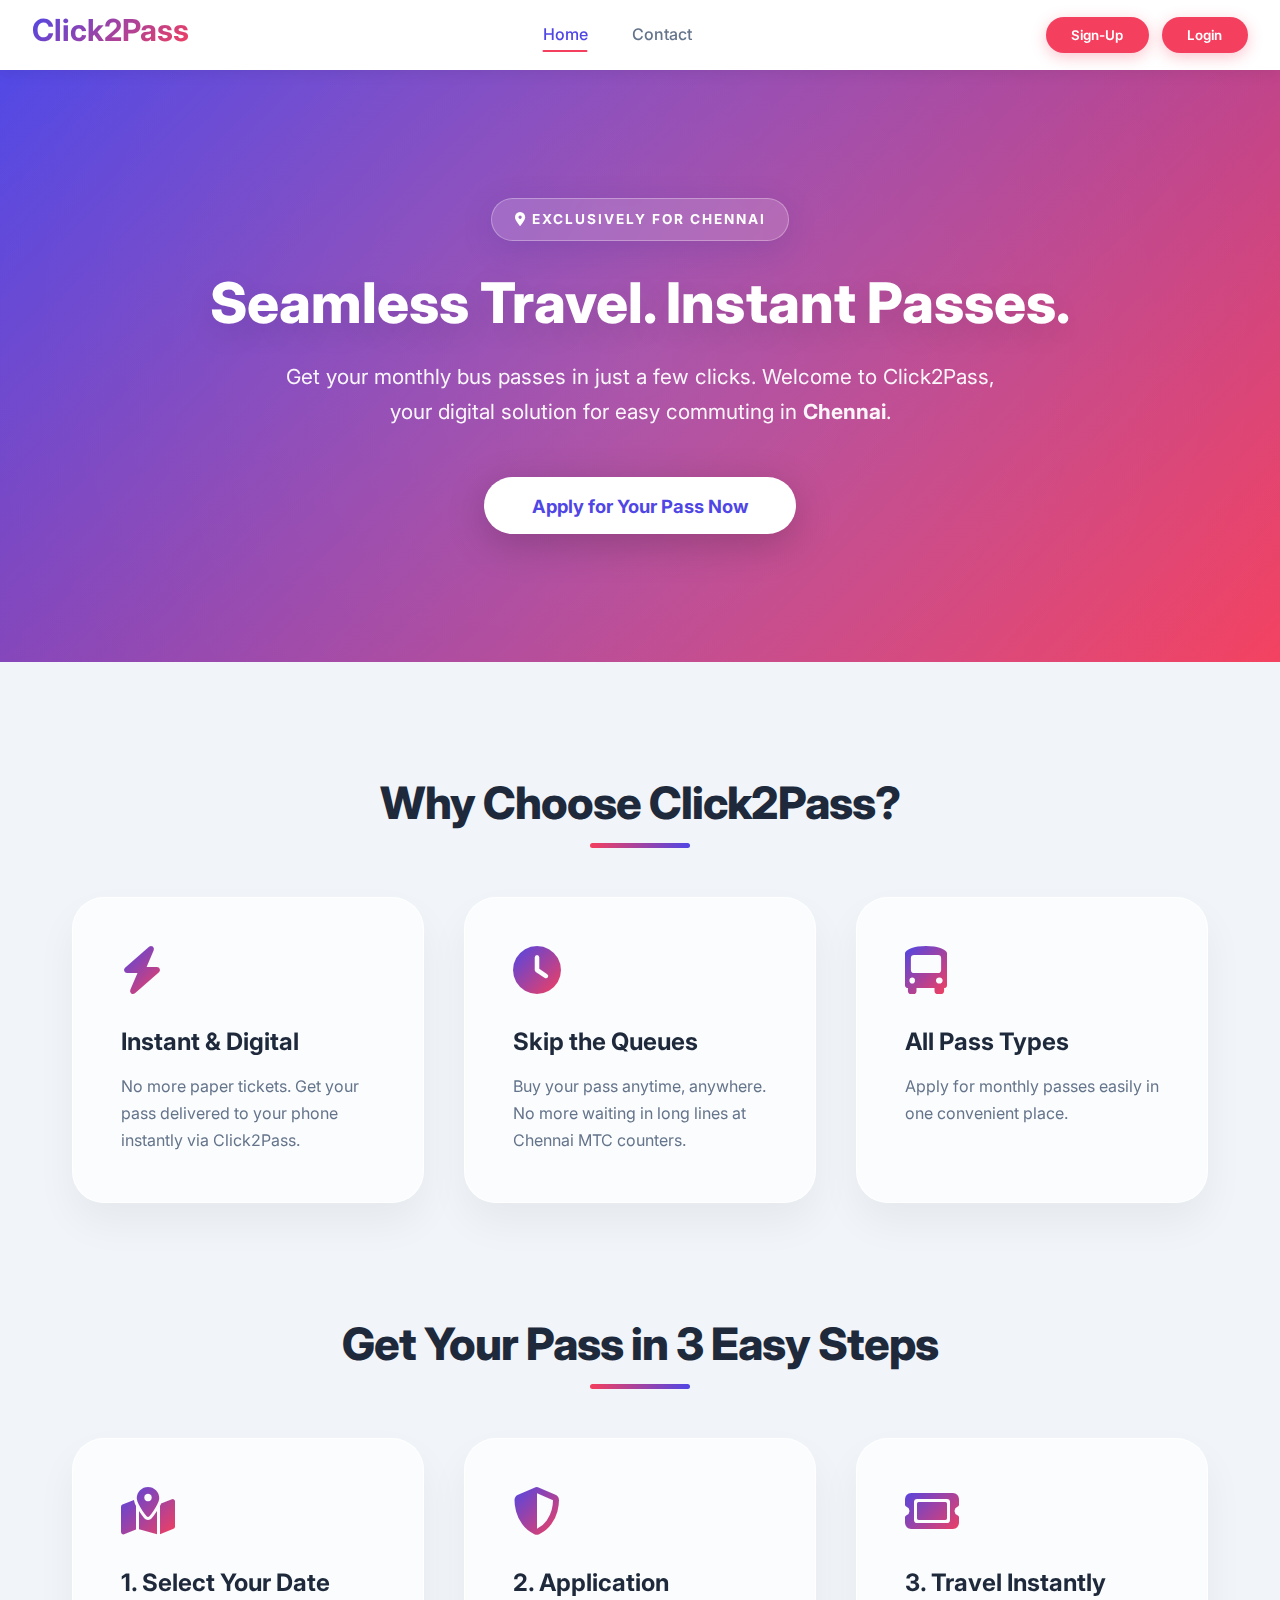
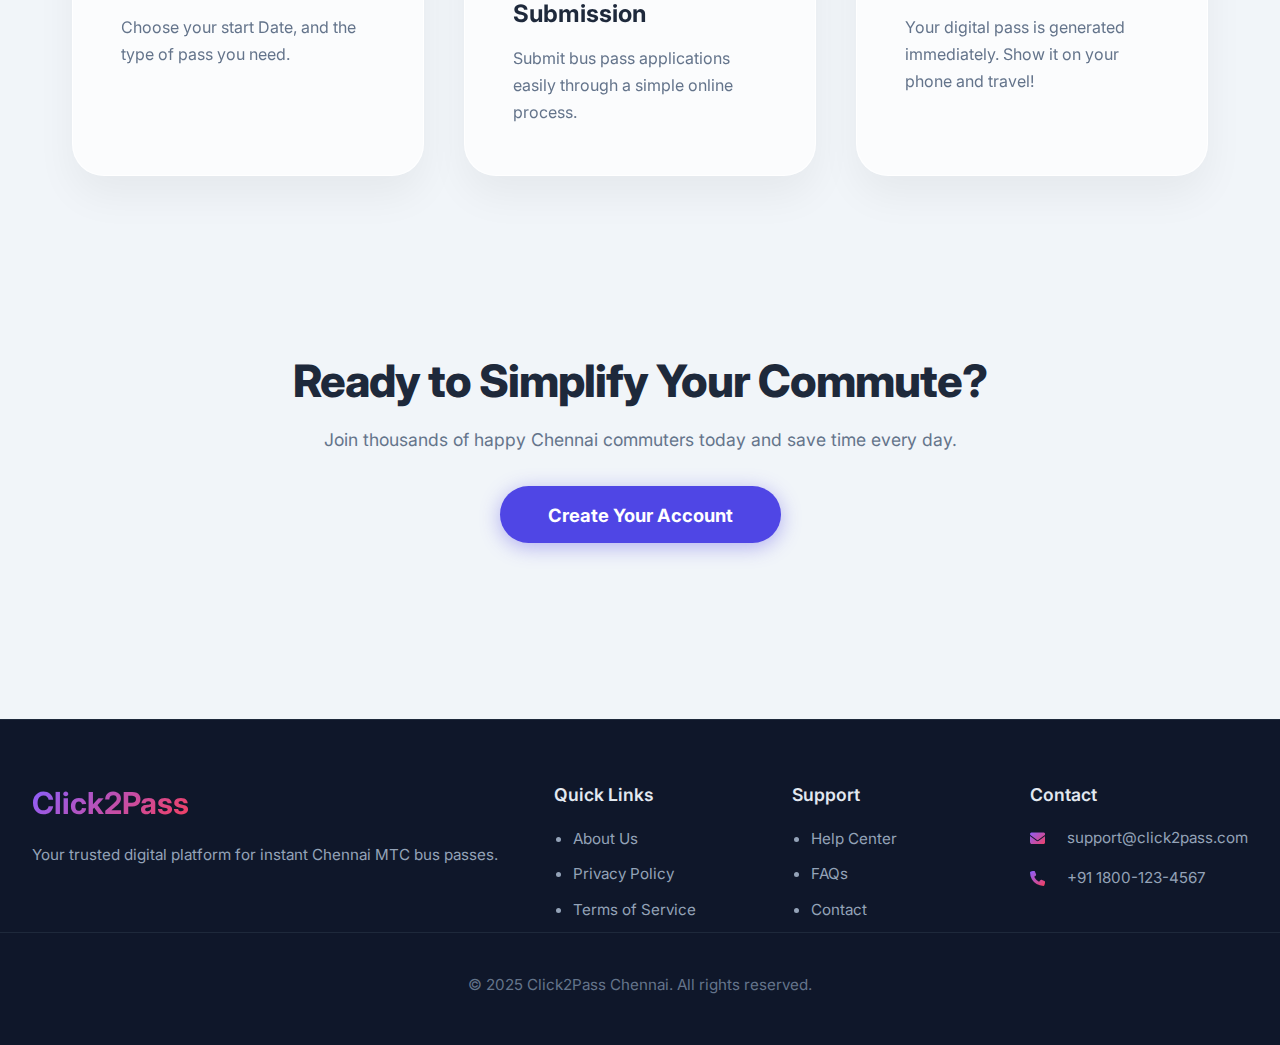
<file: index.html>
<!doctype html>
<html lang="en">

<head>
  <meta charset="UTF-8" />
  <meta name="viewport" content="width=device-width, initial-scale=1.0" />
  <title>Click2Pass – Instant Bus Passes & Tickets</title>

  <link rel="stylesheet" href="./Frontend/css/style1.css" />
  <link rel="stylesheet" href="./Frontend/css/index-style.css" />

  <link href="https://fonts.googleapis.com/css2?family=Inter:wght@400;500;600;700&display=swap" rel="stylesheet" />
  <link rel="stylesheet" href="https://cdnjs.cloudflare.com/ajax/libs/font-awesome/6.4.0/css/all.min.css" />
</head>

<body>
  <nav class="top-navbar">
    <div class="nav-container">
      <div class="logo">
        <h2>Click<span>2Pass</span></h2>
      </div>

      <ul class="nav-menu">
        <li><a href="./index.html" class="active">Home</a></li>
        <li id="applyPassItem" style="display:none;"><a href="./Frontend/pages/form.html">Apply Pass</a></li>
        <li id="myPassesItem" style="display:none;"><a href="./Frontend/pages/my-passes.html">My Passes</a></li>
        <li id="profileItem" style="display:none;"><a href="./Frontend/pages/profile.html">Profile</a></li>
        <li><a href="./Frontend/pages/contact.html">Contact</a></li>
      </ul>

      <div class="nav-actions">
        <button id="signupBtn" class="btn-login">Sign-Up</button>
        <button id="loginBtn" class="btn-login">Login</button>
        <button id="logoutBtn" class="btn-login" style="display:none;">Logout</button>
      </div>

      <div class="hamburger" id="hamburger">
        <i class="fas fa-bars"></i>
      </div>
    </div>
  </nav>

  <div class="hero-section">
    <div class="hero-content">
      <div class="city-badge">
        <i class="fas fa-location-dot"></i> Exclusively for Chennai
      </div>
      <h1>Seamless Travel. Instant Passes.</h1>
      <p>
        Get your monthly bus passes in just a few clicks. Welcome to
        Click2Pass, your digital solution for easy commuting in
        <strong>Chennai</strong>.
      </p>
      <button class="hero-cta" id="applyPassBtn">
        Apply for Your Pass Now
      </button>
    </div>
  </div>

  <section class="features-section">
    <h2>Why Choose Click2Pass?</h2>
    <div class="features-grid">
      <div class="feature-card">
        <i class="fas fa-bolt"></i>
        <h3>Instant & Digital</h3>
        <p>
          No more paper tickets. Get your pass delivered to your phone
          instantly via Click2Pass.
        </p>
      </div>
      <div class="feature-card">
        <i class="fas fa-clock"></i>
        <h3>Skip the Queues</h3>
        <p>
          Buy your pass anytime, anywhere. No more waiting in long lines at
          Chennai MTC counters.
        </p>
      </div>
      <div class="feature-card">
        <i class="fas fa-bus-simple"></i>
        <h3>All Pass Types</h3>
        <p>Apply for monthly passes easily in one convenient place.</p>
      </div>
    </div>
  </section>

  <section class="how-it-works-section">
    <h2>Get Your Pass in 3 Easy Steps</h2>
    <div class="how-it-works-grid">
      <div class="how-it-works-step">
        <i class="fas fa-map-location-dot"></i>
        <h3>1. Select Your Date</h3>
        <p>Choose your start Date, and the type of pass you need.</p>
      </div>
      <div class="how-it-works-step">
        <i class="fas fa-shield-halved"></i>
        <h3>2. Application Submission</h3>
        <p>
          Submit bus pass applications easily through a simple online process.
        </p>
      </div>
      <div class="how-it-works-step">
        <i class="fas fa-ticket"></i>
        <h3>3. Travel Instantly</h3>
        <p>
          Your digital pass is generated immediately. Show it on your phone
          and travel!
        </p>
      </div>
    </div>
  </section>

  <section class="cta-section">
    <h2>Ready to Simplify Your Commute?</h2>
    <p>
      Join thousands of happy Chennai commuters today and save time every day.
    </p>
    <button id="createAccountBtn" class="hero-cta">
      Create Your Account
    </button>
  </section>

  <footer class="footer">
    <div class="footer-container">
      <div class="footer-col">
        <h3>Click<span>2Pass</span></h3>
        <p>
          Your trusted digital platform for instant Chennai MTC bus passes.
        </p>
      </div>

      <div class="footer-col">
        <h4>Quick Links</h4>
        <ul>
          <li><a href="#">About Us</a></li>
          <li><a href="#">Privacy Policy</a></li>
          <li><a href="#">Terms of Service</a></li>
        </ul>
      </div>

      <div class="footer-col">
        <h4>Support</h4>
        <ul>
          <li><a href="#">Help Center</a></li>
          <li><a href="#">FAQs</a></li>
          <li><a href="#">Contact</a></li>
        </ul>
      </div>

      <div class="footer-col">
        <h4>Contact</h4>
        <p><i class="fas fa-envelope"></i> support@click2pass.com</p>
        <p><i class="fas fa-phone"></i> +91 1800-123-4567</p>
      </div>
    </div>

    <div class="footer-bottom">
      <p>© 2025 Click2Pass Chennai. All rights reserved.</p>
    </div>
  </footer>
  <script src="./Frontend/js/config.js"></script>
  <script src="./Frontend/js/index.js"></script>
</body>

</html>
</file>
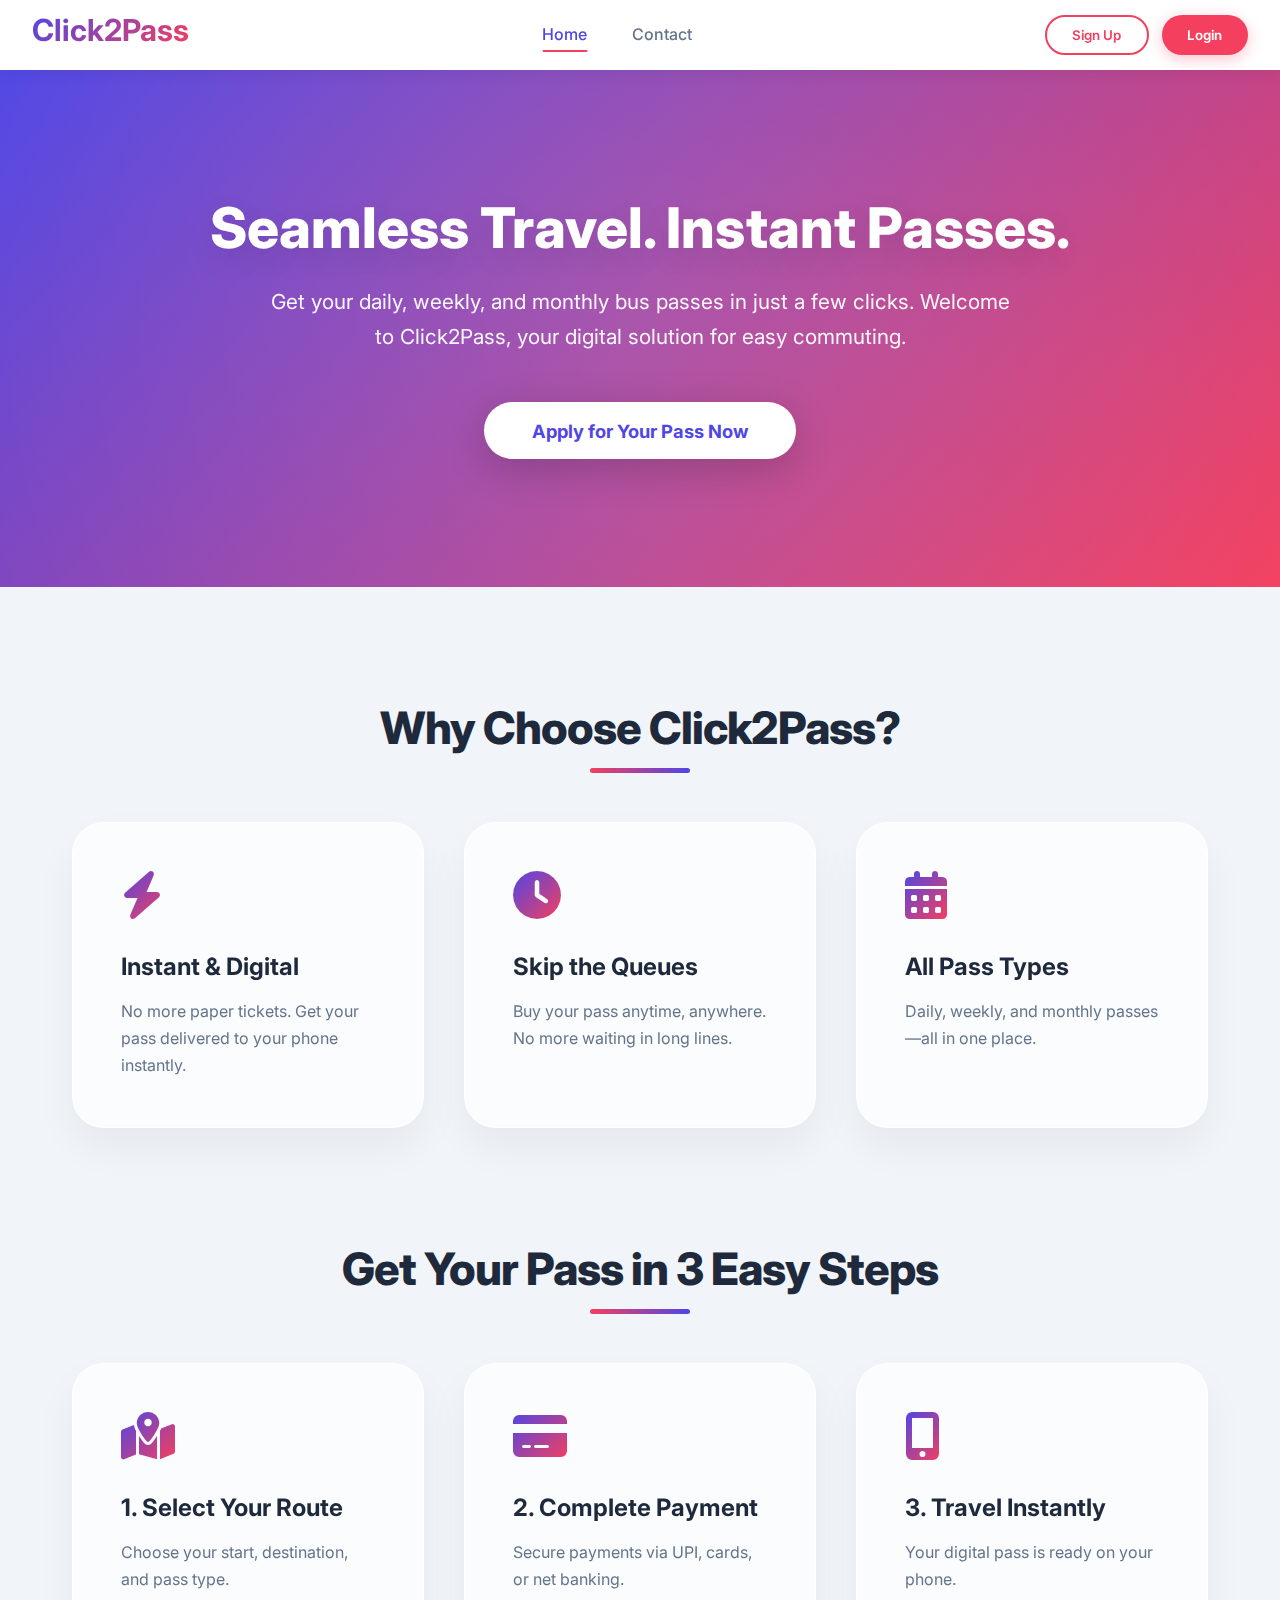
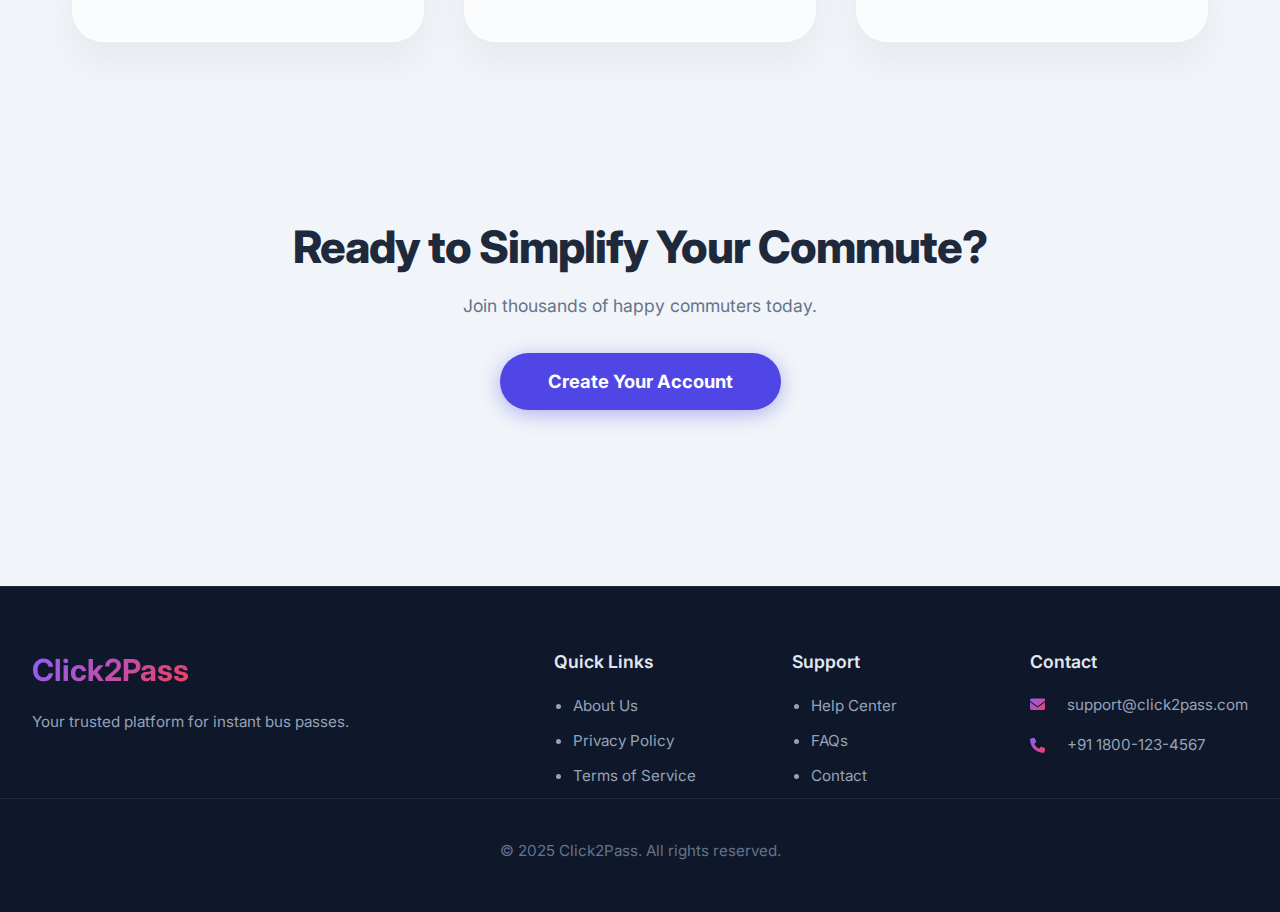
<file: Frontend/index.html>
<!DOCTYPE html>
<html lang="en">

<head>
    <meta charset="UTF-8" />
    <meta name="viewport" content="width=device-width, initial-scale=1.0" />
    <title>Click2Pass – Instant Bus Passes & Tickets</title>

    <link rel="stylesheet" href="css/style1.css" />
    <link rel="stylesheet" href="css/index-style.css" />

    <link href="https://fonts.googleapis.com/css2?family=Inter:wght@400;500;600;700&display=swap" rel="stylesheet" />
    <link rel="stylesheet" href="https://cdnjs.cloudflare.com/ajax/libs/font-awesome/6.4.0/css/all.min.css" />
</head>

<body>


    <nav class="top-navbar">
        <div class="nav-container">
            <div class="logo">
                <h2>Click<span>2Pass</span></h2>
            </div>

            <ul class="nav-menu">
                <li><a href="index.html" class="active">Home</a></li>
                <li><a href="pages/contact.html">Contact</a></li>
            </ul>


            <div class="nav-actions">
                <button id="signupBtn" class="btn-login btn-signup">Sign Up</button>
                <button id="loginBtn" class="btn-login">Login</button>
            </div>

        </div>
    </nav>

    <div class="hero-section">
        <div class="hero-content">
            <h1>Seamless Travel. Instant Passes.</h1>
            <p>
                Get your daily, weekly, and monthly bus passes in just a few clicks.
                Welcome to Click2Pass, your digital solution for easy commuting.
            </p>
            <button class="hero-cta" id="applyPassBtn">
                Apply for Your Pass Now
            </button>

        </div>
    </div>


    <section class="features-section">
        <h2>Why Choose Click2Pass?</h2>
        <div class="features-grid">
            <div class="feature-card">
                <i class="fas fa-bolt"></i>
                <h3>Instant & Digital</h3>
                <p>No more paper tickets. Get your pass delivered to your phone instantly.</p>
            </div>
            <div class="feature-card">
                <i class="fas fa-clock"></i>
                <h3>Skip the Queues</h3>
                <p>Buy your pass anytime, anywhere. No more waiting in long lines.</p>
            </div>
            <div class="feature-card">
                <i class="fas fa-calendar-alt"></i>
                <h3>All Pass Types</h3>
                <p>Daily, weekly, and monthly passes—all in one place.</p>
            </div>
        </div>
    </section>


    <section class="how-it-works-section">
        <h2>Get Your Pass in 3 Easy Steps</h2>
        <div class="how-it-works-grid">
            <div class="how-it-works-step">
                <i class="fas fa-map-marked-alt"></i>
                <h3>1. Select Your Route</h3>
                <p>Choose your start, destination, and pass type.</p>
            </div>
            <div class="how-it-works-step">
                <i class="fas fa-credit-card"></i>
                <h3>2. Complete Payment</h3>
                <p>Secure payments via UPI, cards, or net banking.</p>
            </div>
            <div class="how-it-works-step">
                <i class="fas fa-mobile-alt"></i>
                <h3>3. Travel Instantly</h3>
                <p>Your digital pass is ready on your phone.</p>
            </div>
        </div>
    </section>


    <section class="cta-section">
        <h2>Ready to Simplify Your Commute?</h2>
        <p>Join thousands of happy commuters today.</p>
        <button id="createAccountBtn" class="hero-cta">
            Create Your Account
        </button>

    </section>


    <footer class="footer">
        <div class="footer-container">
            <div class="footer-col">
                <h3>Click<span>2Pass</span></h3>
                <p>Your trusted platform for instant bus passes.</p>
            </div>

            <div class="footer-col">
                <h4>Quick Links</h4>
                <ul>
                    <li><a href="#">About Us</a></li>
                    <li><a href="#">Privacy Policy</a></li>
                    <li><a href="#">Terms of Service</a></li>
                </ul>
            </div>

            <div class="footer-col">
                <h4>Support</h4>
                <ul>
                    <li><a href="#">Help Center</a></li>
                    <li><a href="#">FAQs</a></li>
                    <li><a href="#">Contact</a></li>
                </ul>
            </div>

            <div class="footer-col">
                <h4>Contact</h4>
                <p><i class="fas fa-envelope"></i> support@click2pass.com</p>
                <p><i class="fas fa-phone"></i> +91 1800-123-4567</p>
            </div>
        </div>

        <div class="footer-bottom">
            <p>© 2025 Click2Pass. All rights reserved.</p>
        </div>
    </footer>
    <script src="./js/config.js"></script>
    <script src="./js/index.js"></script>


</body>

</html>
</file>
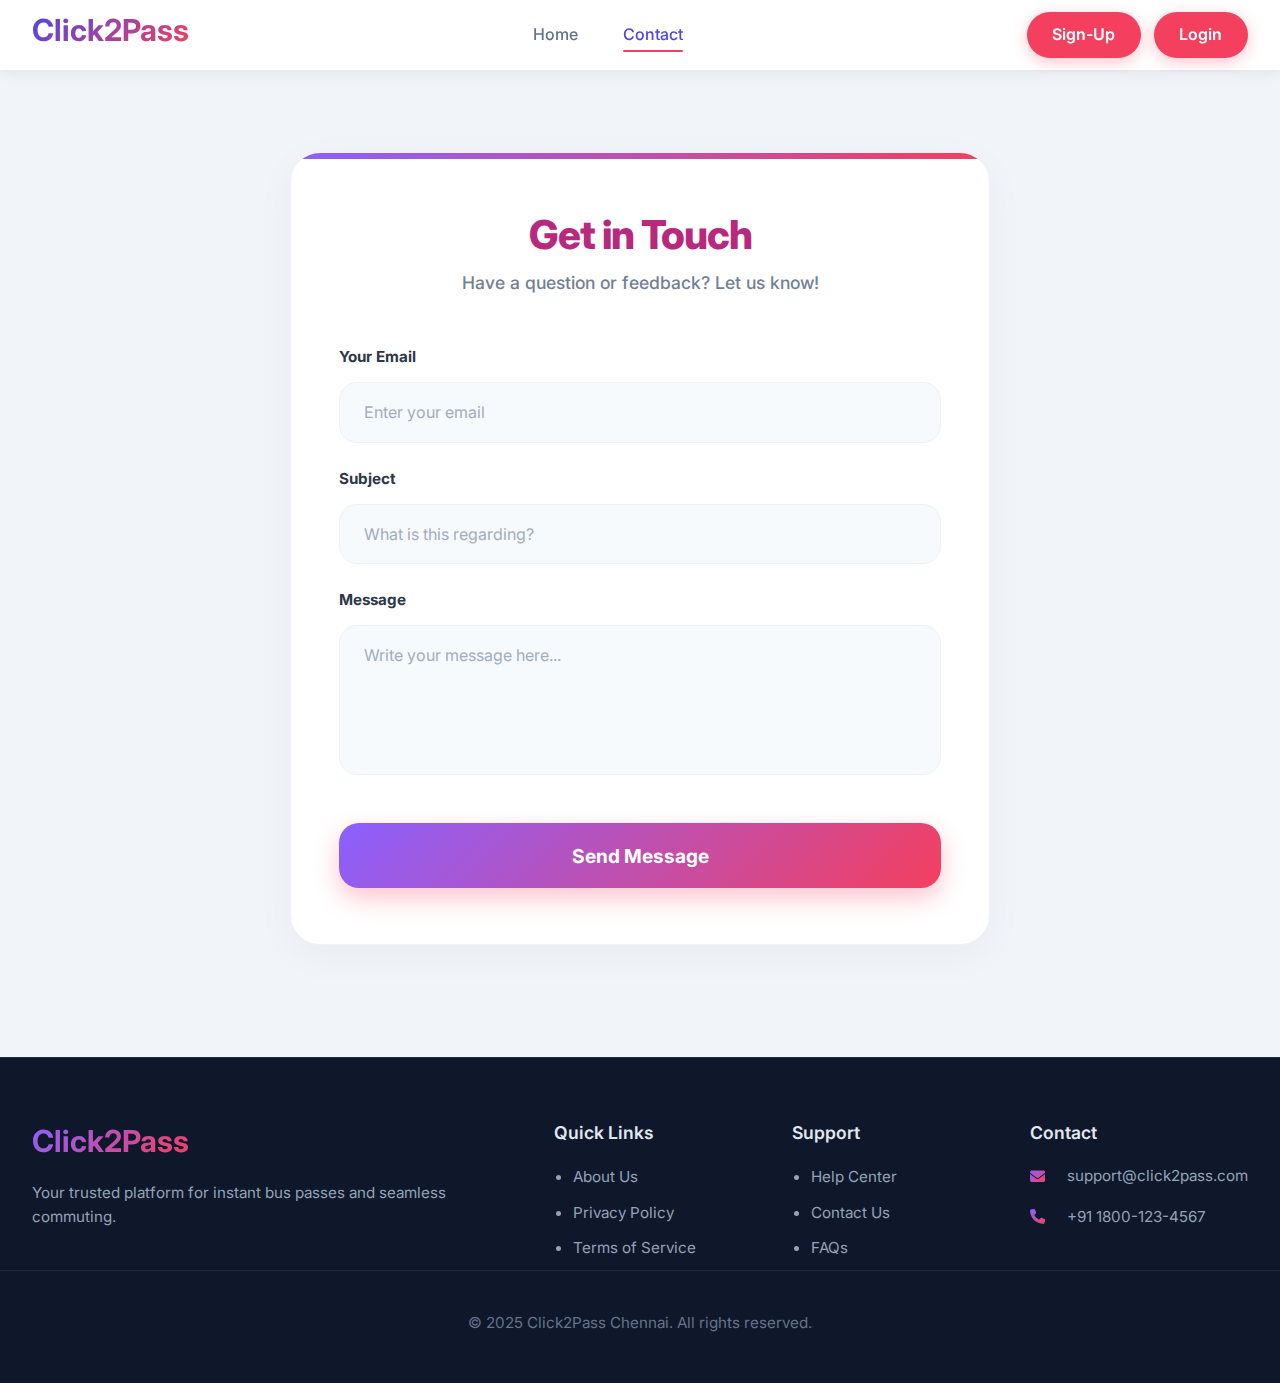
<file: Frontend/pages/contact.html>
<!DOCTYPE html>
<html lang="en">

<head>
    <meta charset="UTF-8" />
    <meta name="viewport" content="width=device-width, initial-scale=1.0" />
    <title>Contact Us – Click2Pass</title>
    <link rel="stylesheet" href="../css/style1.css" />
    <link rel="stylesheet" href="../css/contact-style.css" />
    <link href="https://fonts.googleapis.com/css2?family=Inter:wght@400;500;600;700&display=swap" rel="stylesheet" />
    <link rel="stylesheet" href="https://cdnjs.cloudflare.com/ajax/libs/font-awesome/6.4.0/css/all.min.css" />
</head>

<body>

    <nav class="top-navbar">
        <div class="nav-container">
            <div class="logo">
                <h2>Click<span>2Pass</span></h2>
            </div>
            <ul class="nav-menu">
                <li><a href="../../index.html">Home</a></li>
                <li id="applyPassLink" style="display:none;"><a href="form.html">Apply Pass</a></li>
                <li id="myPassesLink" style="display:none;"><a href="my-passes.html">My Passes</a></li>
                <li id="profileLink" style="display:none;"><a href="profile.html">Profile</a></li>
                <li><a href="contact.html" class="active">Contact</a></li>
            </ul>
            <div class="nav-actions" id="navActions">
                <a href="signup.html" class="btn-login" id="signupBtn">Sign-Up</a>
                <a href="login.html" class="btn-login" id="loginBtn">Login</a>
                <button id="logoutBtn" class="btn-login" style="display:none; border:none;">Logout</button>
            </div>
            <div class="hamburger" id="hamburger">
                <span></span>
                <span></span>
                <span></span>
            </div>
        </div>
    </nav>

    <div class="form-container">
        <div class="form-card">
            <h2 class="form-title">Get in Touch</h2>
            <p class="form-subtitle">Have a question or feedback? Let us know!</p>

            <form action="#">
                <div class="form-group">
                    <label for="email">Your Email</label>
                    <input type="email" id="email" placeholder="Enter your email" required />
                </div>

                <div class="form-group">
                    <label for="subject">Subject</label>
                    <input type="text" id="subject" placeholder="What is this regarding?" required />
                </div>

                <div class="form-group">
                    <label for="message">Message</label>
                    <textarea id="message" placeholder="Write your message here..." required></textarea>
                </div>

                <button type="submit" class="btn-primary">Send Message</button>
            </form>
        </div>
    </div>

    <footer class="footer">
        <div class="footer-container">
            <div class="footer-col">
                <h3>Click<span>2Pass</span></h3>
                <p>Your trusted platform for instant bus passes and seamless commuting.</p>
            </div>
            <div class="footer-col">
                <h4>Quick Links</h4>
                <ul>
                    <li><a href="#">About Us</a></li>
                    <li><a href="#">Privacy Policy</a></li>
                    <li><a href="#">Terms of Service</a></li>
                </ul>
            </div>
            <div class="footer-col">
                <h4>Support</h4>
                <ul>
                    <li><a href="#">Help Center</a></li>
                    <li><a href="#">Contact Us</a></li>
                    <li><a href="#">FAQs</a></li>
                </ul>
            </div>
            <div class="footer-col">
                <h4>Contact</h4>
                <p><i class="fas fa-envelope"></i> support@click2pass.com</p>
                <p><i class="fas fa-phone"></i> +91 1800-123-4567</p>
            </div>
        </div>
        <div class="footer-bottom">
            <p>© 2025 Click2Pass Chennai. All rights reserved.</p>
        </div>
    </footer>

    <script src="../js/config.js"></script>
    <script src="../js/common.js"></script>
    <script src="../js/contact.js"></script>
</body>

</html>
</file>
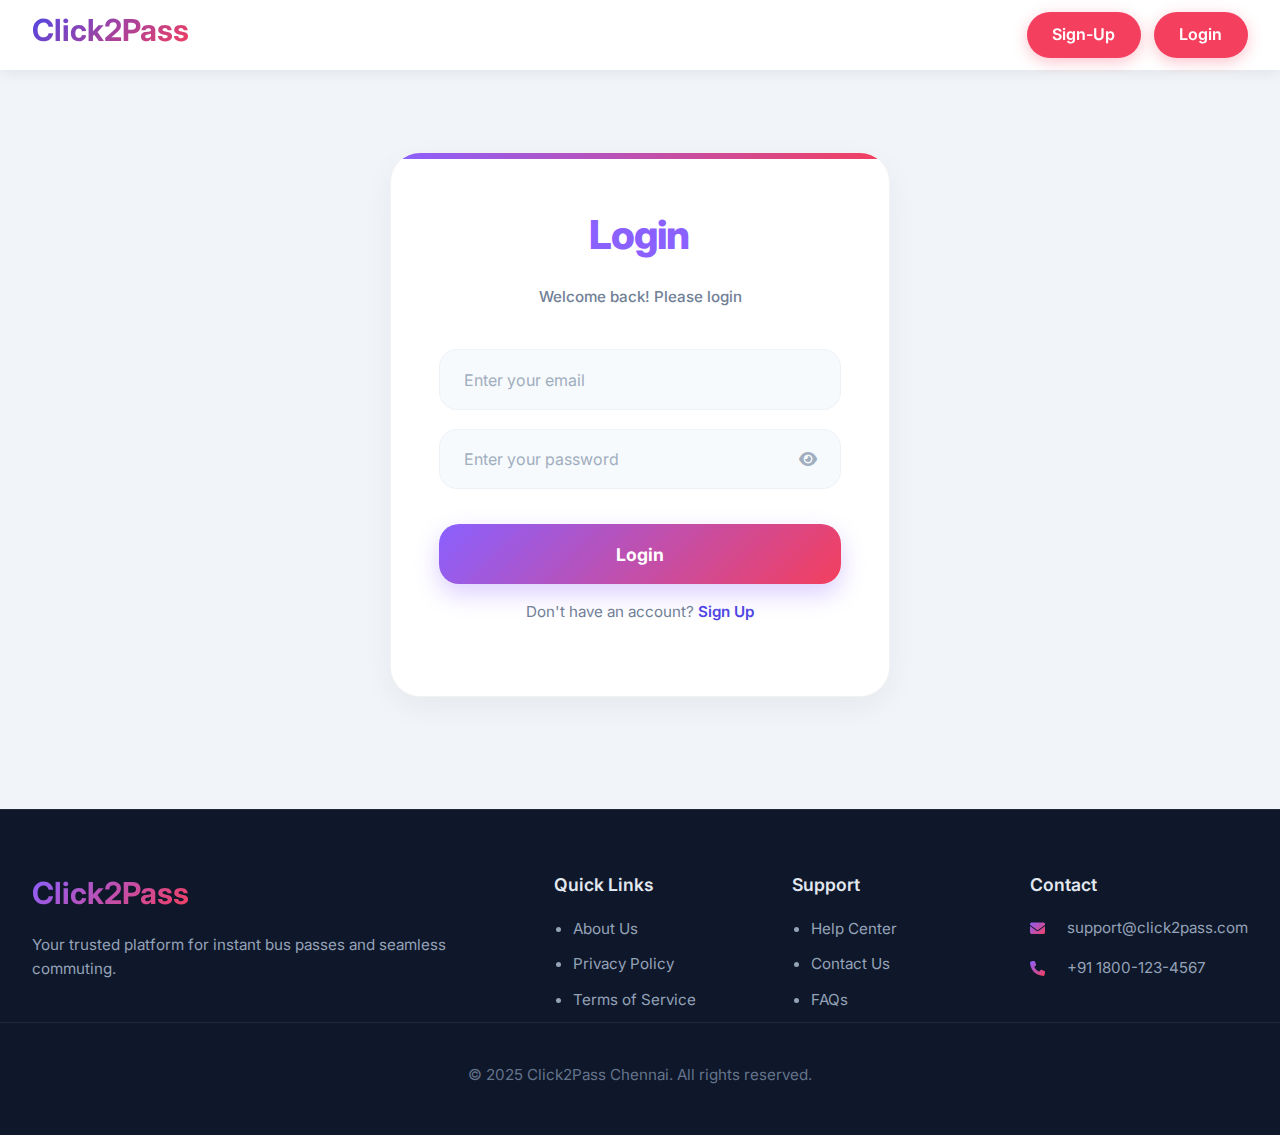
<file: Frontend/pages/edit_profile.html>
<!DOCTYPE html>
<html lang="en">

<head>
  <meta charset="UTF-8" />
  <meta name="viewport" content="width=device-width, initial-scale=1.0" />
  <title>Edit Profile – Click2Pass</title>

  <link rel="stylesheet" href="../css/style1.css" />
  <link rel="stylesheet" href="../css/edit-profile.css" />

  <link href="https://fonts.googleapis.com/css2?family=Inter:wght@400;500;600;700&display=swap" rel="stylesheet" />
  <link rel="stylesheet" href="https://cdnjs.cloudflare.com/ajax/libs/font-awesome/6.4.0/css/all.min.css" />
</head>

<body>

  <nav class="top-navbar">
    <div class="nav-container">
      <div class="logo">
        <h2>Click<span>2Pass</span></h2>
      </div>
      <ul class="nav-menu">
        <li><a href="../../index.html">Home</a></li>
        <li><a href="my-passes.html">My Passes</a></li>
        <li><a href="profile.html" class="active">Profile</a></li>
      </ul>
    </div>
  </nav>


  <div class="main-layout">

    <aside class="sidebar">
      <div class="user-profile">
        <div class="avatar">
          <i class="fas fa-user-circle"></i>
        </div>
        <div class="user-info">
          <h3>Welcome,</h3>
          <span id="userName">User</span>
        </div>
      </div>

      <ul class="sidebar-menu">
        <li>
          <a href="profile.html">
            <i class="fas fa-user"></i>
            Profile
          </a>
        </li>
        <li>
          <a href="my-passes.html">
            <i class="fas fa-ticket-alt"></i>
            My Passes
          </a>
        </li>
        <li>
          <a href="edit_profile.html" class="active">
            <i class="fas fa-lock"></i>
            Edit Profile
          </a>
        </li>
        <li>
          <a href="login.html">
            <i class="fas fa-sign-out-alt"></i>
            Logout
          </a>
        </li>
      </ul>
    </aside>



    <main class="content">
      <div class="page-header">
        <h2 class="page-title">Edit Profile</h2>
        <p class="page-subtitle">
          Update your personal details securely
        </p>
      </div>

      <form id="editProfileForm" class="profile-card">

        <div class="form-group">
          <label for="name">Full Name</label>
          <input type="text" id="name" required />
        </div>

        <div class="form-group">
          <label for="phone">Mobile Number</label>
          <input type="tel" id="phone" pattern="[0-9]{10}" required />
        </div>

        <hr class="edit-divider" />

        <div class="form-group">
          <label for="password">New Password (leave blank to keep current)</label>
          <div class="password-container">
            <input type="password" id="password" />
            <i class="fas fa-eye toggle-password" id="togglePassword"></i>
          </div>
          <small class="help-text" style="display: block; margin-top: 5px; color: #666; font-size: 0.8rem;">
            If changing, must be 8+ characters with at least one alphabet, one number, and one special character.
          </small>
        </div>

        <button type="submit" class="btn-primary">Save Changes</button>
      </form>
  </div>
  </main>
  <footer class="footer">
    <div class="footer-container">
      <div class="footer-col">
        <h3>Click<span>2Pass</span></h3>
        <p>Your trusted platform for instant bus passes.</p>
      </div>

      <div class="footer-col">
        <h4>Quick Links</h4>
        <ul>
          <li><a href="#">About Us</a></li>
          <li><a href="#">Privacy Policy</a></li>
          <li><a href="#">Terms of Service</a></li>
        </ul>
      </div>

      <div class="footer-col">
        <h4>Support</h4>
        <ul>
          <li><a href="#">Help Center</a></li>
          <li><a href="#">FAQs</a></li>
          <li><a href="#">Contact</a></li>
        </ul>
      </div>

      <div class="footer-col">
        <h4>Contact</h4>
        <p><i class="fas fa-envelope"></i> support@click2pass.com</p>
        <p><i class="fas fa-phone"></i> +91 1800-123-4567</p>
      </div>
    </div>

    <div class="footer-bottom">
      <p>© 2025 Click2Pass. All rights reserved.</p>
    </div>
  </footer>
  <!-- JS -->
  <script src="../js/config.js"></script>
  <script src="../js/edit_profile.js"></script>
</body>

</html>
</file>
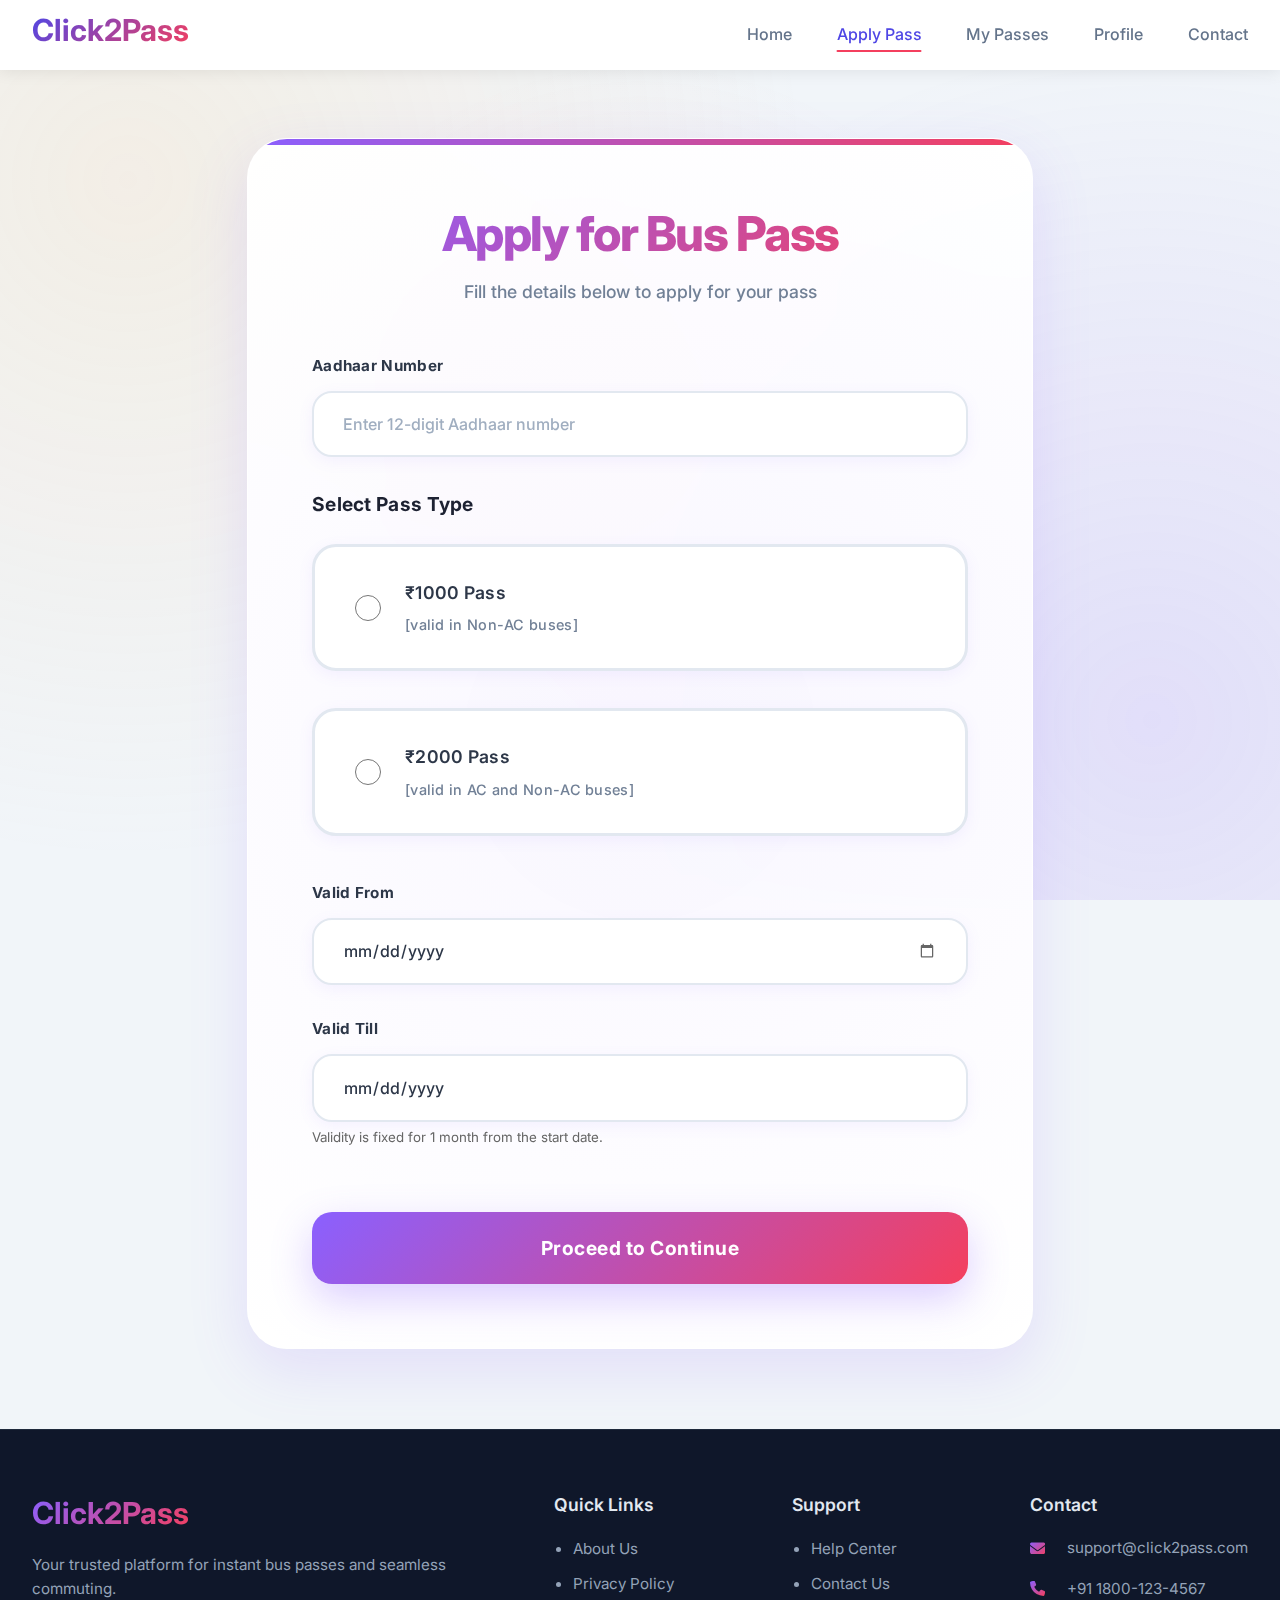
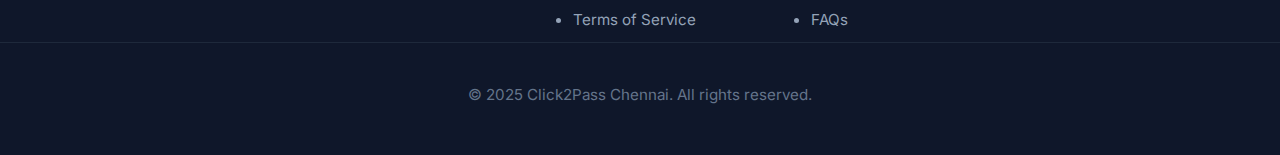
<file: Frontend/pages/form.html>
<!DOCTYPE html>
<html lang="en">

<head>
  <meta charset="UTF-8" />
  <meta name="viewport" content="width=device-width, initial-scale=1.0" />
  <title>Apply for a New Pass – Click2Pass</title>
  <link href="https://fonts.googleapis.com/css2?family=Inter:wght@400;500;600;700;800&display=swap" rel="stylesheet" />
  <link rel="stylesheet" href="https://cdnjs.cloudflare.com/ajax/libs/font-awesome/6.4.0/css/all.min.css" />
  <link rel="stylesheet" href="../css/form-style.css" />
  <link rel="stylesheet" href="../css/style1.css" />



</head>

<body>
  <nav class="top-navbar">
    <div class="nav-container">
      <div class="logo">
        <h2>Click<span>2Pass</span></h2>
      </div>

      <ul class="nav-menu">
        <li><a href="../../index.html">Home</a></li>
        <li><a href="form.html" class="active">Apply Pass</a></li>
        <li><a href="my-passes.html">My Passes</a></li>
        <li><a href="profile.html">Profile</a></li>
        <li><a href="contact.html">Contact</a></li>
      </ul>
      <div class="hamburger" id="hamburger">
        <span></span>
        <span></span>
        <span></span>
      </div>
    </div>
  </nav>


  <div class="form-container">
    <div class="form-card">
      <h2 class="form-title">Apply for Bus Pass</h2>
      <p class="form-subtitle">
        Fill the details below to apply for your pass
      </p>

      <form id="apply-pass-form" action="payment.html" method="post">
        <div class="form-group">
          <label for="id-proof">Aadhaar Number</label>
          <input type="text" id="id-proof" name="id_proof" placeholder="Enter 12-digit Aadhaar number" maxlength="12"
            pattern="[0-9]{12}" required />
        </div>

        <label class="main-label">Select Pass Type</label>
        <div class="pass-container">
          <div class="pass-type-group">
            <label class="pass-option">
              <input type="radio" name="pass_type" value="1000" required />
              <span>₹1000 Pass <small>[valid in Non-AC buses]</small></span>
            </label>

            <label class="pass-option">
              <input type="radio" name="pass_type" value="2000" />
              <span>₹2000 Pass <small>[valid in AC and Non-AC buses]</small></span>
            </label>
          </div>
        </div>

        <div class="form-group">
          <label for="valid-from">Valid From</label>
          <input type="date" id="valid-from" name="valid_from" required />
        </div>

        <div class="form-group">
          <label for="valid-till">Valid Till</label>
          <input type="date" id="valid-till" name="valid_till" readonly required />
        </div>

        <button type="submit" class="btn-primary">Proceed to Continue</button>
      </form>
    </div>
  </div>
  <footer class="footer">
    <div class="footer-container">
      <div class="footer-col">
        <h3>Click<span>2Pass</span></h3>
        <p>Your trusted platform for instant bus passes and seamless commuting.</p>
      </div>
      <div class="footer-col">
        <h4>Quick Links</h4>
        <ul>
          <li><a href="#">About Us</a></li>
          <li><a href="#">Privacy Policy</a></li>
          <li><a href="#">Terms of Service</a></li>
        </ul>
      </div>
      <div class="footer-col">
        <h4>Support</h4>
        <ul>
          <li><a href="#">Help Center</a></li>
          <li><a href="#">Contact Us</a></li>
          <li><a href="#">FAQs</a></li>
        </ul>
      </div>
      <div class="footer-col">
        <h4>Contact</h4>
        <p><i class="fas fa-envelope"></i> support@click2pass.com</p>
        <p><i class="fas fa-phone"></i> +91 1800-123-4567</p>
      </div>
    </div>
    <div class="footer-bottom">
      <p>© 2025 Click2Pass Chennai. All rights reserved.</p>
    </div>
  </footer>
  <script src="../js/config.js"></script>
  <script src="../js/common.js"></script>
  <script src="../js/form.js"></script>
</body>

</html>
</file>
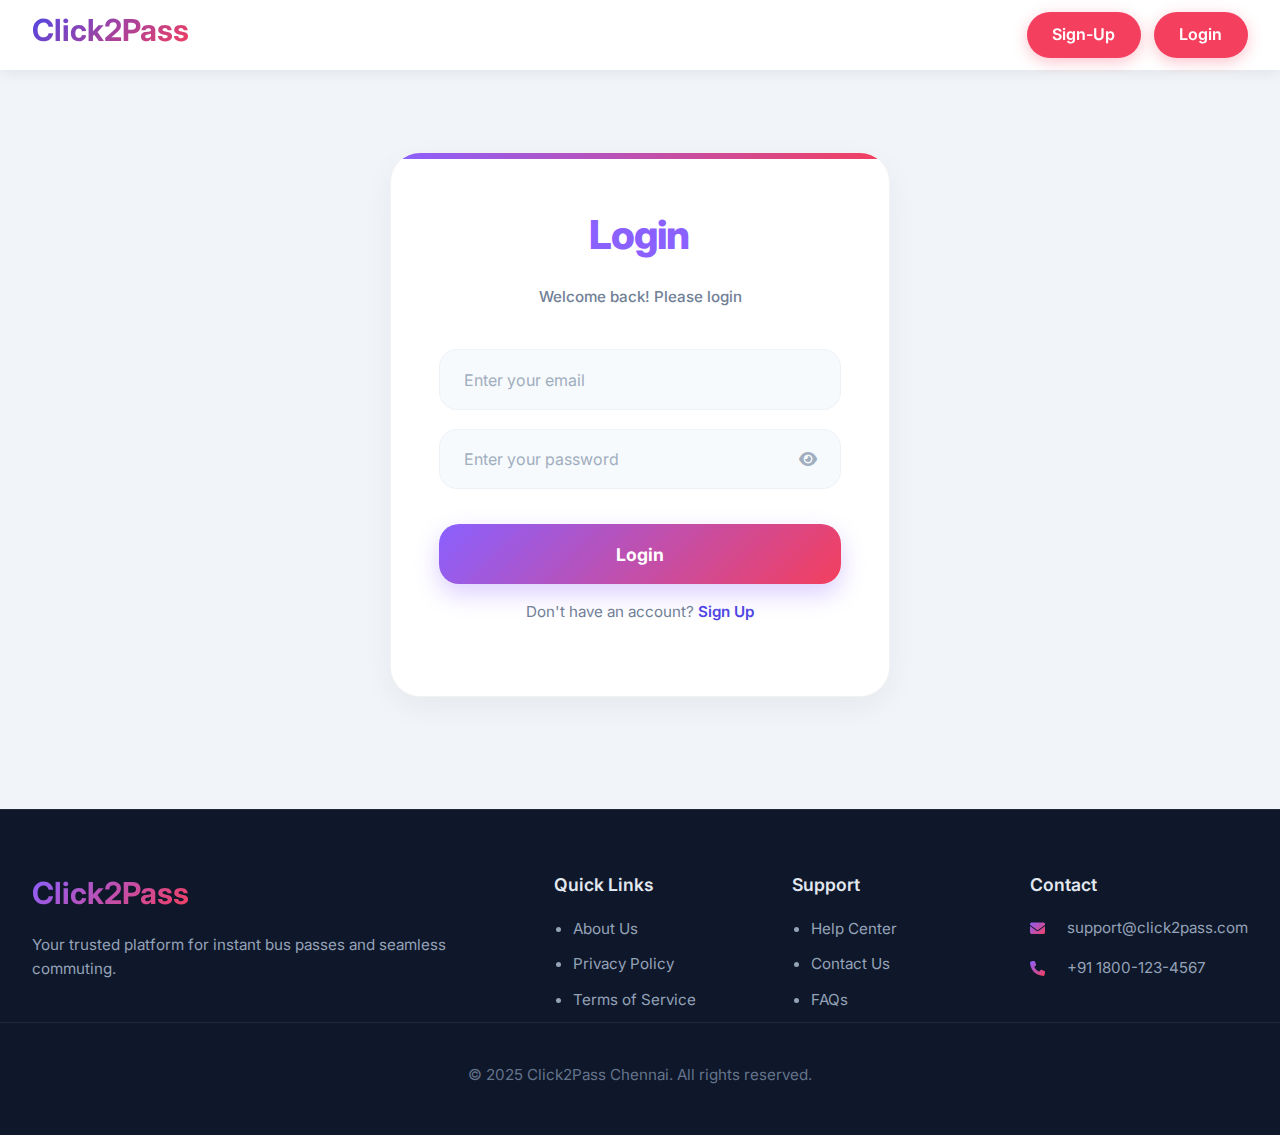
<file: Frontend/pages/login.html>
<!DOCTYPE html>
<html lang="en">

<head>
    <meta charset="UTF-8" />
    <meta name="viewport" content="width=device-width, initial-scale=1.0" />
    <title>Login – Click2Pass</title>
    <link rel="stylesheet" href="../css/style1.css" />
    <link rel="stylesheet" href="../css/login-style.css" />
    <link href="https://fonts.googleapis.com/css2?family=Inter:wght@400;500;600;700&display=swap" rel="stylesheet" />
    <link rel="stylesheet" href="https://cdnjs.cloudflare.com/ajax/libs/font-awesome/6.4.0/css/all.min.css" />
</head>

<body>
    <nav class="top-navbar">
        <div class="nav-container">
            <div class="logo">
                <h2>Click<span>2Pass</span></h2>
            </div>
            <div class="nav-actions">
                <a href="signup.html" class="btn-login">Sign-Up</a>
                <a href="login.html" class="btn-login active">Login</a>
            </div>
            <div class="hamburger" id="hamburger">
                <span></span>
                <span></span>
                <span></span>
            </div>
        </div>
    </nav>
    <div class="form-container">
        <div class="login-card">
            <h2 class="form-title">Login</h2>
            <p class="form-subtitle">Welcome back! Please login</p>
            <form id="loginForm">
                <div class="form-group">
                    <input type="email" id="email" placeholder="Enter your email" required />
                </div>
                <div class="form-group">
                    <div class="password-container">
                        <input type="password" id="password" name="password" placeholder="Enter your password"
                            class="form-control" required />
                        <i class="fas fa-eye toggle-password" id="togglePassword"></i>
                    </div>
                </div>
                <button type="submit" class="btn-primary">Login</button>
            </form>
            <p style="text-align:center; margin-top:1rem;">
                Don't have an account?
                <a href="signup.html" style="color: var(--primary); font-weight:600;">Sign Up</a>
            </p>
        </div>
    </div>
    <footer class="footer">
        <div class="footer-container">
            <div class="footer-col">
                <h3>Click<span>2Pass</span></h3>
                <p>Your trusted platform for instant bus passes and seamless commuting.</p>
            </div>
            <div class="footer-col">
                <h4>Quick Links</h4>
                <ul>
                    <li><a href="#">About Us</a></li>
                    <li><a href="#">Privacy Policy</a></li>
                    <li><a href="#">Terms of Service</a></li>
                </ul>
            </div>
            <div class="footer-col">
                <h4>Support</h4>
                <ul>
                    <li><a href="#">Help Center</a></li>
                    <li><a href="#">Contact Us</a></li>
                    <li><a href="#">FAQs</a></li>
                </ul>
            </div>
            <div class="footer-col">
                <h4>Contact</h4>
                <p><i class="fas fa-envelope"></i> support@click2pass.com</p>
                <p><i class="fas fa-phone"></i> +91 1800-123-4567</p>
            </div>
        </div>
        <div class="footer-bottom">
            <p>© 2025 Click2Pass Chennai. All rights reserved.</p>
        </div>
    </footer>
    <script src="../js/config.js"></script>
    <script src="../js/login.js"></script>
</body>

</html>
</file>
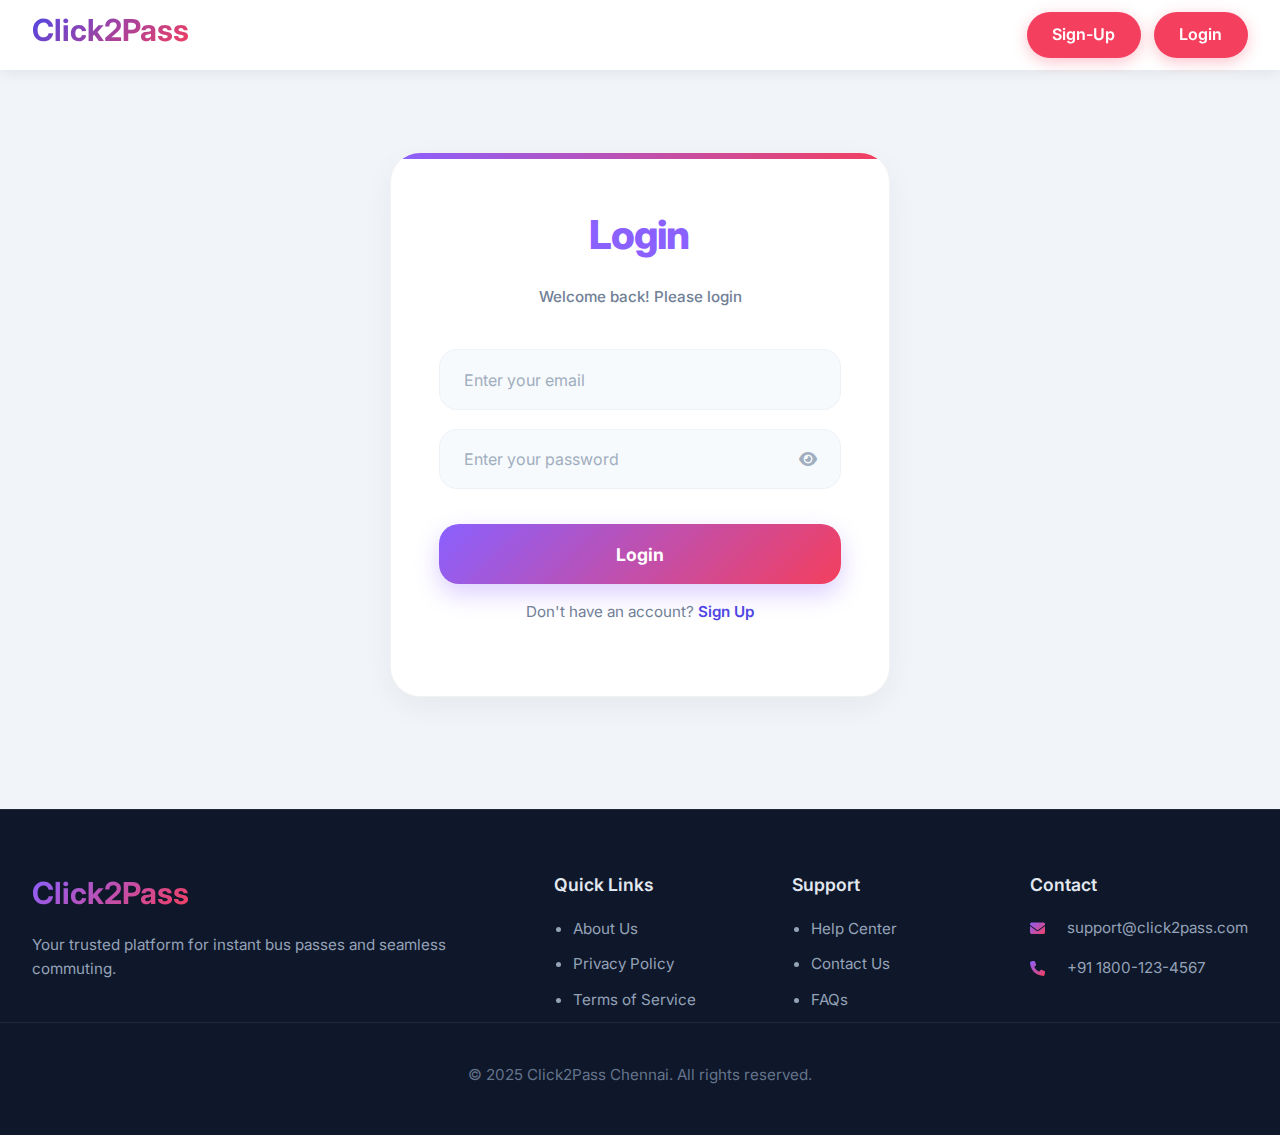
<file: Frontend/pages/my-passes.html>
<!DOCTYPE html>
<html lang="en">

<head>
  <meta charset="UTF-8" />
  <meta name="viewport" content="width=device-width, initial-scale=1.0" />
  <title>My Passes – Click2Pass</title>

  <link rel="stylesheet" href="../css/style1.css" />
  <link rel="stylesheet" href="../css/my-passes-style.css" />

  <link href="https://fonts.googleapis.com/css2?family=Inter:wght@400;500;600;700&display=swap" rel="stylesheet" />
  <link rel="stylesheet" href="https://cdnjs.cloudflare.com/ajax/libs/font-awesome/6.4.0/css/all.min.css" />
</head>

<body>

  <nav class="top-navbar">
    <div class="nav-container">
      <div class="logo">
        <h2>Click<span>2Pass</span></h2>
      </div>

      <ul class="nav-menu">
        <li><a href="../../index.html">Home</a></li>
        <li><a href="form.html">Apply Pass</a></li>
        <li><a href="my-passes.html" class="active">My Passes</a></li>
        <li><a href="profile.html">Profile</a></li>
        <li><a href="contact.html">Contact</a></li>
      </ul>
      <div class="hamburger" id="hamburger">
        <span></span>
        <span></span>
        <span></span>
      </div>
    </div>
  </nav>

  <div class="main-layout">
    <main class="content">

      <section class="my-passes-section">
        <h2 class="section-title">My Active Passes</h2>
        <p class="section-subtitle">
          Your active bus passes and travel history
        </p>


        <div id="passesContainer"></div>

      </section>

    </main>
  </div>

  <footer class="footer">
    <div class="footer-container">
      <div class="footer-col">
        <h3>Click<span>2Pass</span></h3>
        <p>Your trusted platform for instant bus passes.</p>
      </div>

      <div class="footer-col">
        <h4>Quick Links</h4>
        <ul>
          <li><a href="#">About Us</a></li>
          <li><a href="#">Privacy Policy</a></li>
          <li><a href="#">Terms of Service</a></li>
        </ul>
      </div>

      <div class="footer-col">
        <h4>Support</h4>
        <ul>
          <li><a href="#">Help Center</a></li>
          <li><a href="../pages/contact.html">Contact Us</a></li>
          <li><a href="#">FAQs</a></li>
        </ul>
      </div>

      <div class="footer-col">
        <h4>Contact</h4>
        <p><i class="fas fa-envelope"></i> support@click2pass.com</p>
        <p><i class="fas fa-phone"></i> +91 1800-123-4567</p>
      </div>
    </div>

    <div class="footer-bottom">
      <p>© 2026 Click2Pass. All rights reserved.</p>
    </div>
  </footer>

  <script src="../js/config.js"></script>
  <script src="../js/common.js"></script>
  <script src="../js/my_passes.js"></script>

</body>

</html>
</file>
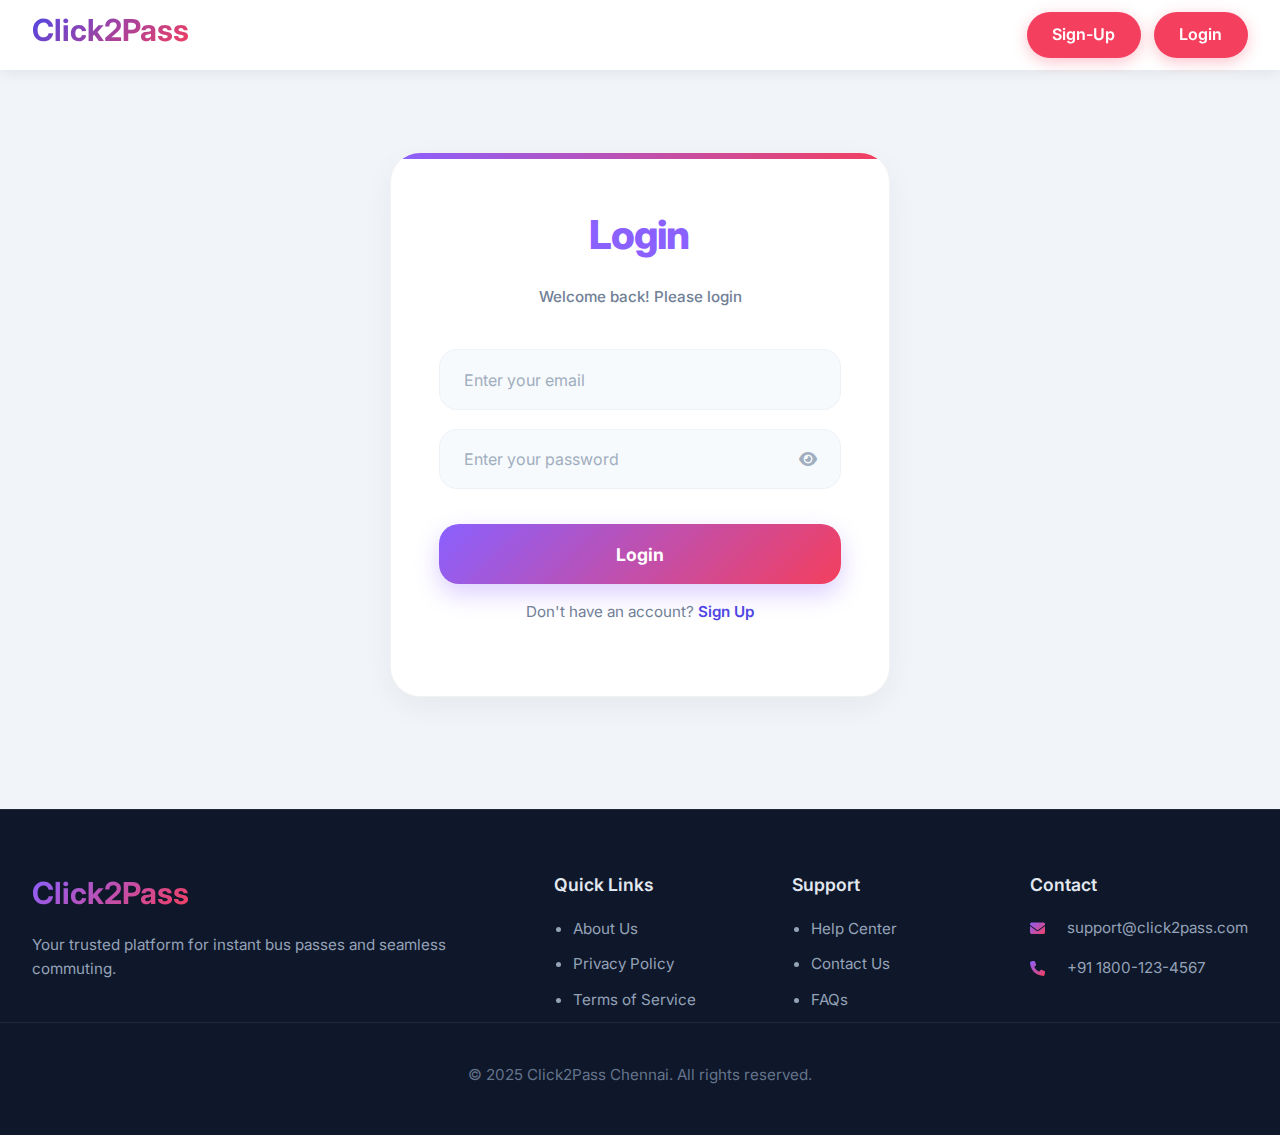
<file: Frontend/pages/profile.html>
<!doctype html>
<html lang="en">

<head>
  <meta charset="UTF-8" />
  <meta name="viewport" content="width=device-width, initial-scale=1.0" />
  <title>My Profile – Click2Pass</title>

  <link rel="stylesheet" href="../css/style1.css" />
  <link rel="stylesheet" href="../css/profile.css" />

  <link href="https://fonts.googleapis.com/css2?family=Inter:wght@400;500;600;700&display=swap" rel="stylesheet" />
  <link rel="stylesheet" href="https://cdnjs.cloudflare.com/ajax/libs/font-awesome/6.4.0/css/all.min.css" />
</head>

<body>
  <nav class="top-navbar">
    <div class="nav-container">
      <div class="logo">
        <h2>Click<span>2Pass</span></h2>
      </div>

      <ul class="nav-menu">
        <li><a href="../../index.html">Home</a></li>
        <li><a href="form.html">Apply Pass</a></li>
        <li><a href="my-passes.html">My Passes</a></li>
        <li><a href="profile.html" class="active">Profile</a></li>
        <li><a href="contact.html">Contact</a></li>
      </ul>
      <div class="hamburger" id="hamburger">
        <span></span>
        <span></span>
        <span></span>
      </div>
    </div>
  </nav>

  <div class="main-layout">
    <aside class="sidebar">
      <div class="user-profile">
        <div class="avatar">
          <i class="fas fa-user-circle"></i>
        </div>
        <div class="user-info">
          <h3>Welcome,</h3>
          <span id="userName">User</span>
        </div>
      </div>

      <ul class="sidebar-menu">
        <li>
          <a href="profile.html" class="active">
            <i class="fas fa-user"></i> Profile
          </a>
        </li>
        <li>
          <a href="my-passes.html">
            <i class="fas fa-ticket-alt"></i> My Passes
          </a>
        </li>
        <li>
          <a href="edit_profile.html">
            <i class="fas fa-lock"></i> Edit Profile
          </a>
        </li>
        <li>
          <a href="#" id="logoutLink">
            <i class="fas fa-sign-out-alt"></i> Logout
          </a>
        </li>
      </ul>
    </aside>

    <main class="content">
      <div class="page-header">
        <h2 class="page-title">My Profile</h2>
        <p class="page-subtitle">View and manage your personal information</p>
      </div>

      <form class="profile-card">
        <div class="form-group">
          <label>Full Name</label>
          <input type="text" id="profileName" disabled />
        </div>

        <div class="form-group">
          <label>Email Address</label>
          <input type="email" id="profileEmail" disabled />
        </div>

        <div class="form-group">
          <label>Mobile Number</label>
          <input type="tel" id="profilePhone" disabled />
        </div>

        <a href="edit_profile.html" class="btn-primary"> Edit Profile </a>
      </form>
    </main>
  </div>

  <footer class="footer">
    <div class="footer-container">
      <div class="footer-col">
        <h3>Click<span>2Pass</span></h3>
        <p>Your trusted platform for instant bus passes.</p>
      </div>

      <div class="footer-col">
        <h4>Quick Links</h4>
        <ul>
          <li><a href="#">About Us</a></li>
          <li><a href="#">Privacy Policy</a></li>
          <li><a href="#">Terms of Service</a></li>
        </ul>
      </div>

      <div class="footer-col">
        <h4>Support</h4>
        <ul>
          <li><a href="#">Help Center</a></li>
          <li><a href="#">FAQs</a></li>
          <li><a href="#">Contact</a></li>
        </ul>
      </div>

      <div class="footer-col">
        <h4>Contact</h4>
        <p><i class="fas fa-envelope"></i> support@click2pass.com</p>
        <p><i class="fas fa-phone"></i> +91 1800-123-4567</p>
      </div>
    </div>

    <div class="footer-bottom">
      <p>© 2025 Click2Pass. All rights reserved.</p>
    </div>
  </footer>

  <script src="../js/config.js"></script>
  <script src="../js/common.js"></script>
  <script src="../js/profile.js"></script>
</body>

</html>
</file>
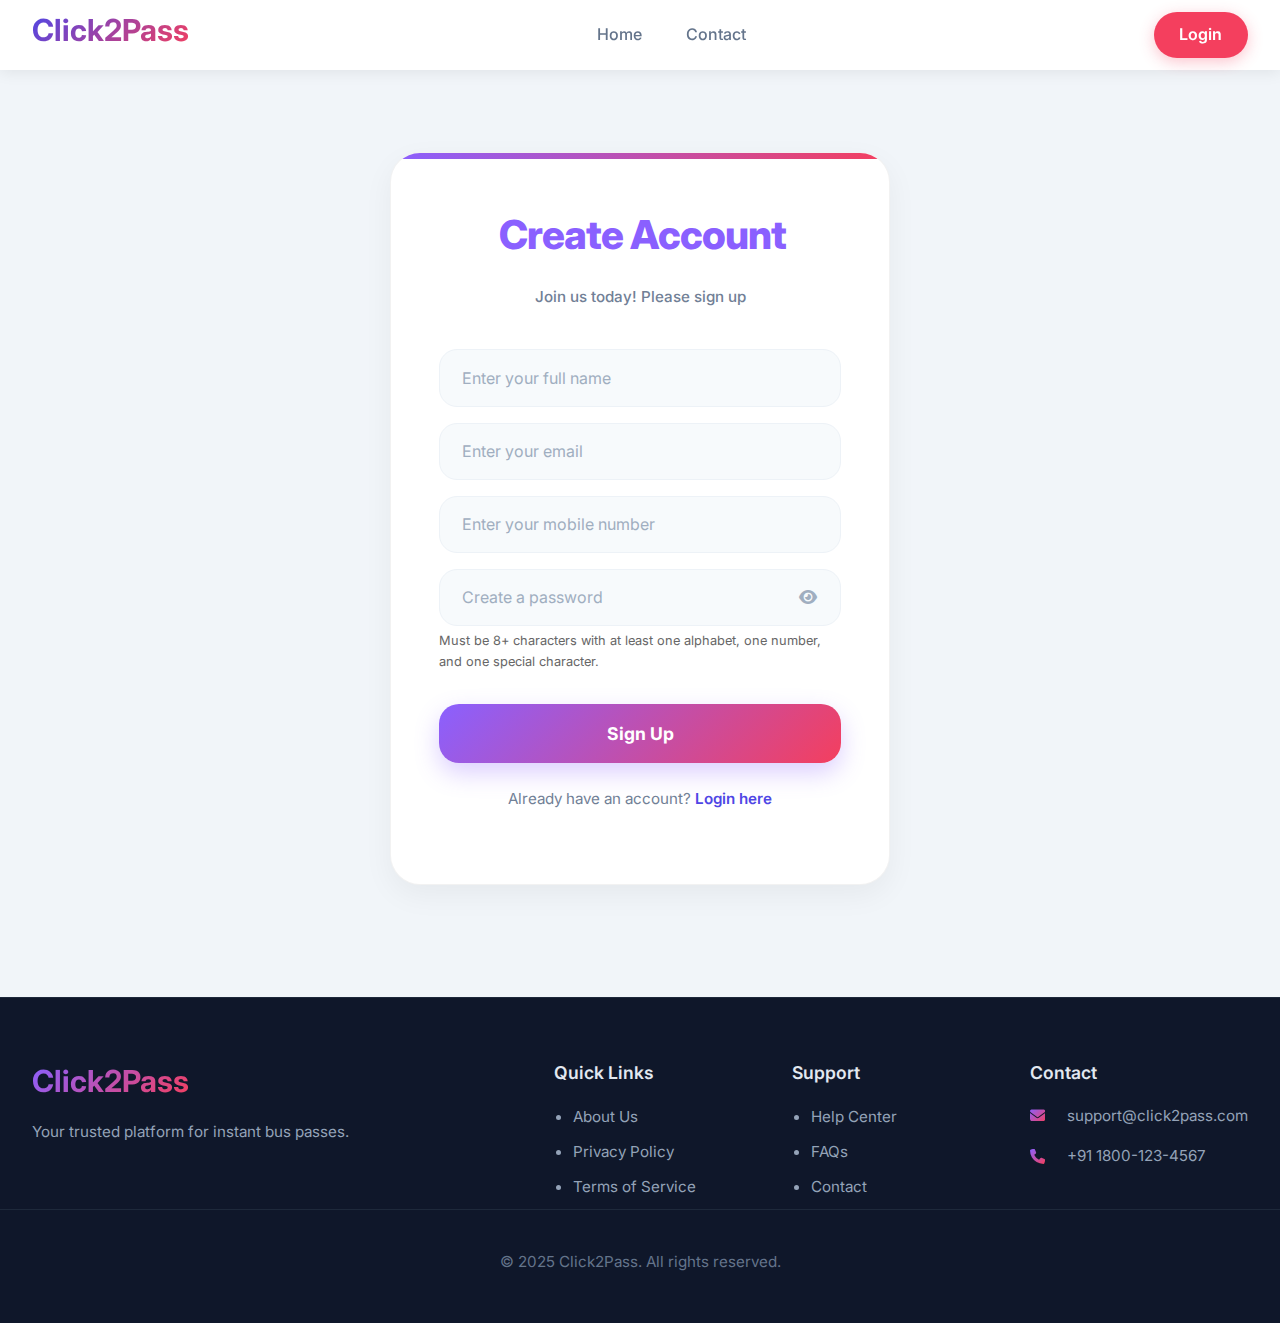
<file: Frontend/pages/signup.html>
<!DOCTYPE html>
<html lang="en">

<head>
  <meta charset="UTF-8" />
  <meta name="viewport" content="width=device-width, initial-scale=1.0" />
  <title>Sign Up – Click2Pass</title>


  <link rel="stylesheet" href="../css/style1.css" />
  <link rel="stylesheet" href="../css/index-style.css" />
  <link rel="stylesheet" href="../css/signup.css" />

  <link href="https://fonts.googleapis.com/css2?family=Inter:wght@400;500;600;700&display=swap" rel="stylesheet" />
  <link rel="stylesheet" href="https://cdnjs.cloudflare.com/ajax/libs/font-awesome/6.4.0/css/all.min.css" />
</head>

<body>


  <nav class="top-navbar">
    <div class="nav-container">
      <div class="logo">
        <h2>Click<span>2Pass</span></h2>
      </div>

      <ul class="nav-menu">
        <li><a href="../../index.html">Home</a></li>
        <li><a href="contact.html">Contact</a></li>
      </ul>

      <div class="nav-actions">
        <a href="login.html" class="btn-login">Login</a>
      </div>
    </div>
  </nav>


  <div class="form-container">
    <div class="login-card">

      <h2 class="form-title">Create Account</h2>
      <p class="form-subtitle">Join us today! Please sign up</p>


      <form id="signupForm">

        <div class="form-group">
          <input type="text" id="name" placeholder="Enter your full name" required />
        </div>

        <div class="form-group">
          <input type="email" id="email" placeholder="Enter your email" required />
        </div>

        <div class="form-group">
          <input type="tel" id="phone" placeholder="Enter your mobile number" pattern="[0-9]{10}" required />
        </div>

        <div class="form-group">
          <div class="password-container">
            <input type="password" id="password" placeholder="Create a password" required />
            <i class="fas fa-eye toggle-password" id="togglePassword"></i>
          </div>
          <small class="help-text" style="display: block; margin-top: 5px; color: #666; font-size: 0.8rem;">
            Must be 8+ characters with at least one alphabet, one number, and one special character.
          </small>
        </div>

        <button type="submit" class="btn-primary">
          Sign Up
        </button>


        <p id="signupMessage" style="margin-top:1rem; text-align:center; font-size:0.95rem;"></p>

      </form>

      <p style="text-align:center; margin-top:1.5rem; font-size:0.95rem;">
        Already have an account?
        <a href="login.html" style="color: var(--primary); font-weight:600;">
          Login here
        </a>
      </p>

    </div>
  </div>


  <footer class="footer">
    <div class="footer-container">
      <div class="footer-col">
        <h3>Click<span>2Pass</span></h3>
        <p>Your trusted platform for instant bus passes.</p>
      </div>

      <div class="footer-col">
        <h4>Quick Links</h4>
        <ul>
          <li><a href="#">About Us</a></li>
          <li><a href="#">Privacy Policy</a></li>
          <li><a href="#">Terms of Service</a></li>
        </ul>
      </div>

      <div class="footer-col">
        <h4>Support</h4>
        <ul>
          <li><a href="#">Help Center</a></li>
          <li><a href="#">FAQs</a></li>
          <li><a href="#">Contact</a></li>
        </ul>
      </div>

      <div class="footer-col">
        <h4>Contact</h4>
        <p><i class="fas fa-envelope"></i> support@click2pass.com</p>
        <p><i class="fas fa-phone"></i> +91 1800-123-4567</p>
      </div>
    </div>

    <div class="footer-bottom">
      <p>© 2025 Click2Pass. All rights reserved.</p>
    </div>
  </footer>

  <script src="../js/config.js"></script>
  <script src="../js/signup.js"></script>


</body>

</html>
</file>
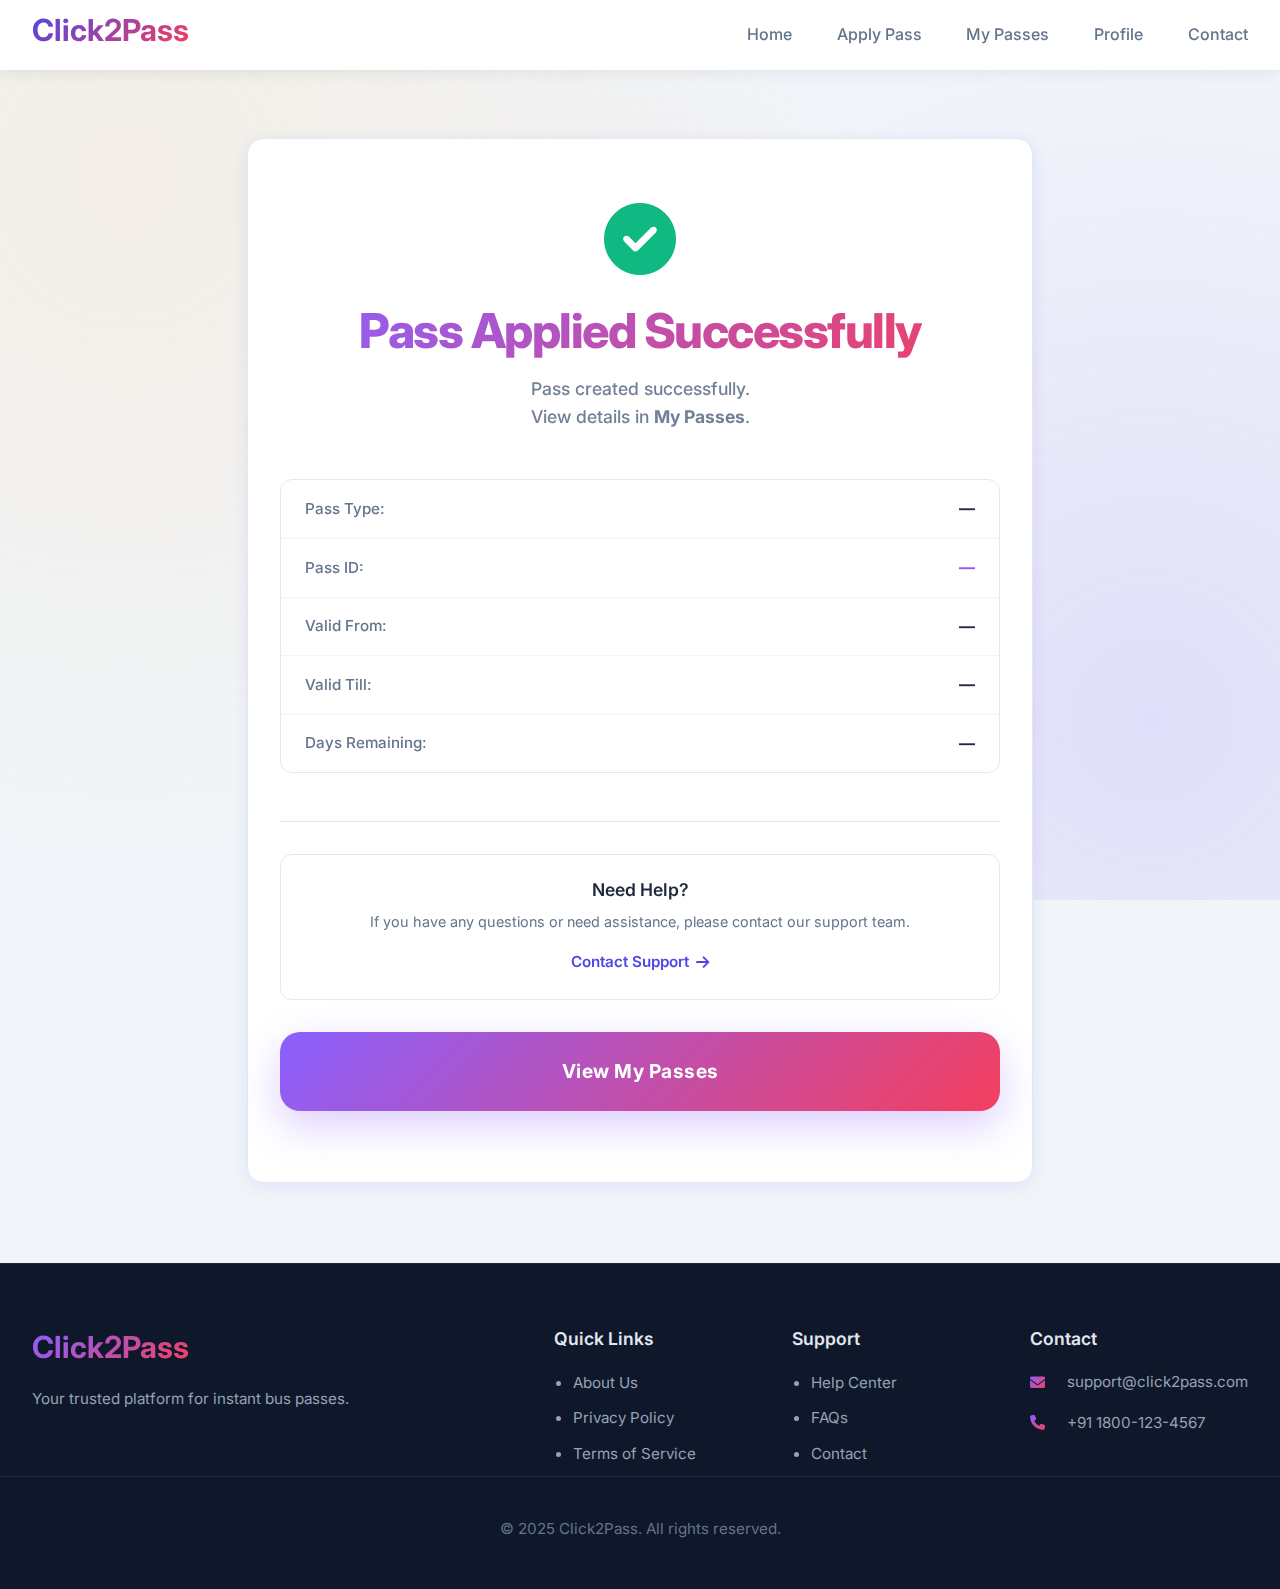
<file: Frontend/pages/success.html>
<!DOCTYPE html>
<html lang="en">

<head>
  <meta charset="UTF-8" />
  <meta name="viewport" content="width=device-width, initial-scale=1.0" />
  <title>Payment Successful – Click2Pass</title>

  <link rel="stylesheet" href="../css/style1.css" />
  <link rel="stylesheet" href="../css/success-style.css" />
  <link rel="stylesheet" href="../css/form-style.css" />

  <link href="https://fonts.googleapis.com/css2?family=Inter:wght@400;500;600;700&display=swap" rel="stylesheet" />
  <link rel="stylesheet" href="https://cdnjs.cloudflare.com/ajax/libs/font-awesome/6.4.0/css/all.min.css" />
  <style>
    .ticket-details {
      background: #ffffff;
      border-radius: 12px;
      padding: 0;
      margin: 1.5rem 0;
      text-align: left;
      overflow: hidden;
      border: 1px solid #e2e8f0;
    }

    .ticket-row {
      display: flex;
      justify-content: space-between;
      align-items: center;
      padding: 1rem 1.5rem;
      border-bottom: 1px solid #f1f5f9;
    }

    .ticket-row:last-child {
      border-bottom: none;
    }

    .label {
      font-weight: 500;
      color: #64748b;
      font-size: 0.95rem;
    }

    .value {
      font-weight: 700;
      color: #1e293b;
      font-size: 1rem;
    }

    .pass-id-value {
      color: #8b5cf6;
    }

    .download-section {
      margin-top: 2rem;
      text-align: center;
    }

    .download-title {
      font-size: 0.9rem;
      font-weight: 600;
      color: #64748b;
      margin-bottom: 1rem;
      text-transform: uppercase;
      letter-spacing: 0.05em;
    }

    .download-actions {
      display: grid;
      grid-template-columns: 1fr 1fr;
      gap: 1rem;
    }

    .btn-download {
      display: flex;
      align-items: center;
      justify-content: center;
      gap: 0.6rem;
      padding: 0.9rem;
      border-radius: 10px;
      border: 1px solid #e2e8f0;
      background: white;
      color: #4f46e5;
      font-weight: 600;
      cursor: pointer;
      transition: all 0.2s cubic-bezier(0.4, 0, 0.2, 1);
      font-size: 0.95rem;
    }

    .btn-download:hover {
      background: #f8fafc;
      border-color: #cbd5e1;
      transform: translateY(-2px);
      box-shadow: 0 4px 12px rgba(0, 0, 0, 0.05);
    }

    .btn-download i {
      font-size: 1.1rem;
    }

    .help-section {
      margin-top: 3rem;
      padding-top: 2rem;
      border-top: 1px solid #e2e8f0;
    }

    .help-card {
      background: #ffffff;
      padding: 1.5rem;
      border-radius: 12px;
      border: 1px solid #e2e8f0;
    }

    .help-card h4 {
      font-size: 1.1rem;
      color: #1e293b;
      margin-bottom: 0.5rem;
    }

    .help-card p {
      color: #64748b;
      font-size: 0.9rem;
      margin-bottom: 1rem;
    }

    .help-link {
      color: #4f46e5;
      text-decoration: none;
      font-weight: 600;
      font-size: 0.95rem;
      display: inline-flex;
      align-items: center;
      gap: 0.4rem;
    }

    .help-link:hover {
      text-decoration: underline;
    }

    .confirmation-box {
      background: #fff1f2;
      border: 1px solid #fecaca;
      color: #e11d48;
      padding: 1.25rem;
      border-radius: 12px;
      margin-bottom: 1.5rem;
      display: flex;
      align-items: center;
      justify-content: center;
      gap: 0.75rem;
      font-weight: 500;
      line-height: 1.4;
      font-size: 0.9rem;
    }

    .confirmation-box i {
      font-size: 1.2rem;
    }

    @media (max-width: 768px) {
      .form-container {
        padding: 1rem;
        margin-top: 80px;
      }

      .success-card {
        padding: 2.5rem 1.5rem;
        border-radius: 20px;
      }

      .ticket-row {
        flex-direction: column;
        align-items: flex-start;
        gap: 0.3rem;
        padding: 1rem;
      }
    }

    @media (max-width: 480px) {
      .form-title {
        font-size: 2rem;
      }

      .ticket-row {
        padding: 0.8rem;
      }

      .label,
      .value {
        font-size: 0.85rem;
      }
    }
  </style>
  <link rel="stylesheet" href="../css/style1.css" />
</head>

<body>


  <nav class="top-navbar">
    <div class="nav-container">
      <div class="logo">
        <h2>Click<span>2Pass</span></h2>
      </div>

      <ul class="nav-menu">
        <li><a href="../../index.html">Home</a></li>
        <li><a href="form.html">Apply Pass</a></li>
        <li><a href="my-passes.html">My Passes</a></li>
        <li><a href="profile.html">Profile</a></li>
        <li><a href="contact.html">Contact</a></li>
      </ul>
    </div>
  </nav>

  <div class="form-container">
    <div class="success-card">
      <div class="success-icon" style="color: #10b981;">
        <i class="fas fa-check-circle"></i>
      </div>
      <h2 class="form-title">Pass Applied Successfully</h2>
      <p class="form-subtitle">Your transaction was successful!</p>


      <div class="ticket-details">
        <div class="ticket-row">
          <span class="label">Pass Type:</span>
          <span class="value" id="passType">—</span>
        </div>
        <div class="ticket-row">
          <span class="label">Pass ID:</span>
          <span class="value pass-id-value" id="passId">—</span>
        </div>
        <div class="ticket-row">
          <span class="label">Valid From:</span>
          <span class="value" id="validFrom">—</span>
        </div>
        <div class="ticket-row">
          <span class="label">Valid Till:</span>
          <span class="value" id="validTill">—</span>
        </div>
        <div class="ticket-row">
          <span class="label">Days Remaining:</span>
          <span class="value" id="daysRemaining">—</span>
        </div>
      </div>


      <div class="help-section">
        <div class="help-card">
          <h4>Need Help?</h4>
          <p>If you have any questions or need assistance, please contact our support team.</p>
          <a href="contact.html" class="help-link">
            Contact Support <i class="fas fa-arrow-right"></i>
          </a>
        </div>
      </div>

      <a href="my-passes.html" class="btn-primary" style="margin-top: 2rem;">
        View My Passes
      </a>
    </div>
  </div>

  <footer class="footer">
    <div class="footer-container">
      <div class="footer-col">
        <h3>Click<span>2Pass</span></h3>
        <p>Your trusted platform for instant bus passes.</p>
      </div>

      <div class="footer-col">
        <h4>Quick Links</h4>
        <ul>
          <li><a href="#">About Us</a></li>
          <li><a href="#">Privacy Policy</a></li>
          <li><a href="#">Terms of Service</a></li>
        </ul>
      </div>

      <div class="footer-col">
        <h4>Support</h4>
        <ul>
          <li><a href="#">Help Center</a></li>
          <li><a href="#">FAQs</a></li>
          <li><a href="#">Contact</a></li>
        </ul>
      </div>

      <div class="footer-col">
        <h4>Contact</h4>
        <p><i class="fas fa-envelope"></i> support@click2pass.com</p>
        <p><i class="fas fa-phone"></i> +91 1800-123-4567</p>
      </div>
    </div>

    <div class="footer-bottom">
      <p>© 2025 Click2Pass. All rights reserved.</p>
    </div>
  </footer>

  <script src="../js/success.js"></script>

</body>

</html>
</file>
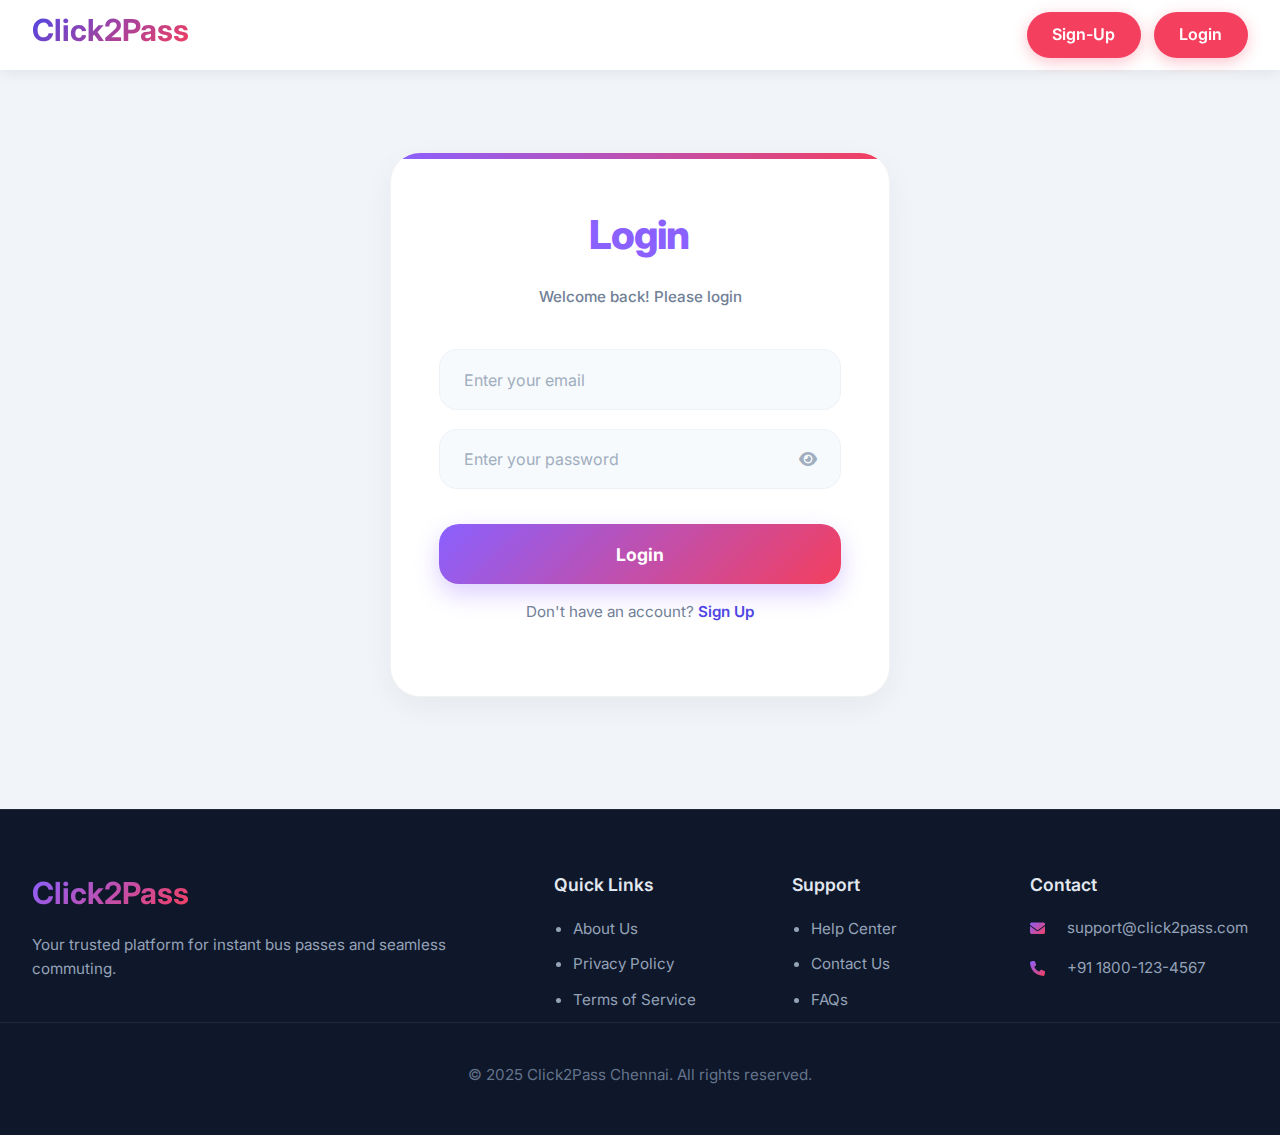
<file: Frontend/pages/view-pass.html>
<!DOCTYPE html>
<html lang="en">

<head>
    <meta charset="UTF-8" />
    <meta name="viewport" content="width=device-width, initial-scale=1.0" />
    <title>View Pass – Click2Pass</title>

    <link rel="stylesheet" href="../css/style1.css" />
    <link rel="stylesheet" href="../css/success-style.css" />
    <link rel="stylesheet" href="../css/form-style.css" />

    <link href="https://fonts.googleapis.com/css2?family=Inter:wght@400;500;600;700&display=swap" rel="stylesheet" />
    <link rel="stylesheet" href="https://cdnjs.cloudflare.com/ajax/libs/font-awesome/6.4.0/css/all.min.css" />
    <style>
        .ticket-details {
            background: #ffffff;
            border-radius: 12px;
            padding: 0;
            margin: 1.5rem 0;
            text-align: left;
            overflow: hidden;
            border: 1px solid #e2e8f0;
        }

        .ticket-row {
            display: flex;
            justify-content: space-between;
            align-items: center;
            padding: 1rem 1.5rem;
            border-bottom: 1px solid #f1f5f9;
        }

        .ticket-row:last-child {
            border-bottom: none;
        }

        .label {
            font-weight: 500;
            color: #64748b;
            font-size: 0.95rem;
        }

        .value {
            font-weight: 700;
            color: #1e293b;
            font-size: 1rem;
        }

        .pass-id-value {
            color: #8b5cf6;
        }

        .download-section {
            margin-top: 2rem;
            text-align: center;
        }

        .download-title {
            font-size: 0.9rem;
            font-weight: 600;
            color: #64748b;
            margin-bottom: 1rem;
            text-transform: uppercase;
            letter-spacing: 0.05em;
        }

        .download-actions {
            display: grid;
            grid-template-columns: 1fr 1fr;
            gap: 1rem;
        }

        .btn-download {
            display: flex;
            align-items: center;
            justify-content: center;
            gap: 0.6rem;
            padding: 0.9rem;
            border-radius: 10px;
            border: 1px solid #e2e8f0;
            background: white;
            color: #4f46e5;
            font-weight: 600;
            cursor: pointer;
            transition: all 0.2s cubic-bezier(0.4, 0, 0.2, 1);
            font-size: 0.95rem;
        }

        .btn-download:hover {
            background: #f8fafc;
            border-color: #cbd5e1;
            transform: translateY(-2px);
            box-shadow: 0 4px 12px rgba(0, 0, 0, 0.05);
        }

        .btn-download i {
            font-size: 1.1rem;
        }

        .help-section {
            margin-top: 3rem;
            padding-top: 2rem;
            border-top: 1px solid #e2e8f0;
        }

        .help-card {
            background: #ffffff;
            padding: 1.5rem;
            border-radius: 12px;
            border: 1px solid #e2e8f0;
        }

        .help-card h4 {
            font-size: 1.1rem;
            color: #1e293b;
            margin-bottom: 0.5rem;
        }

        .help-card p {
            color: #64748b;
            font-size: 0.9rem;
            margin-bottom: 1rem;
        }

        .help-link {
            color: #4f46e5;
            text-decoration: none;
            font-weight: 600;
            font-size: 0.95rem;
            display: inline-flex;
            align-items: center;
            gap: 0.4rem;
        }

        .help-link:hover {
            text-decoration: underline;
        }

        .confirmation-box {
            background: linear-gradient(135deg, #6366f1 0%, #a855f7 100%);
            color: white;
            padding: 1.25rem;
            border-radius: 12px;
            margin-bottom: 1.5rem;
            display: flex;
            align-items: center;
            justify-content: center;
            gap: 0.75rem;
            font-weight: 500;
            box-shadow: 0 4px 15px rgba(99, 102, 241, 0.2);
        }

        @media (max-width: 768px) {
            .form-container {
                padding: 1rem;
                margin-top: 80px;
            }

            .success-card {
                padding: 2rem 1.5rem;
                border-radius: 20px;
            }

            .ticket-row {
                flex-direction: column;
                align-items: flex-start;
                gap: 0.3rem;
                padding: 1rem;
            }

            .btn-download {
                padding: 0.8rem;
                font-size: 0.9rem;
            }
        }

        @media (max-width: 480px) {
            .form-title {
                font-size: 1.8rem;
            }

            .confirmation-box {
                font-size: 0.85rem;
                padding: 1rem;
            }

            .ticket-row {
                padding: 0.8rem;
            }

            .label,
            .value {
                font-size: 0.85rem;
            }
        }
    </style>
</head>

<body>


    <nav class="top-navbar">
        <div class="nav-container">
            <div class="logo">
                <h2>Click<span>2Pass</span></h2>
            </div>

            <ul class="nav-menu">
                <li><a href="../../index.html">Home</a></li>
                <li><a href="form.html">Apply Pass</a></li>
                <li><a href="my-passes.html" class="active">My Passes</a></li>
                <li><a href="profile.html">Profile</a></li>
                <li><a href="contact.html">Contact</a></li>
            </ul>
        </div>
    </nav>

    <div class="form-container">
        <div class="success-card">
            <div class="success-icon" style="color: #10b981;">
                <i class="fas fa-check-circle"></i>
            </div>
            <h2 class="form-title">Digital Bus Pass</h2>
            <p class="form-subtitle">Your pass is active and valid for travel</p>

            <div class="confirmation-box">
                <i class="fas fa-envelope"></i> Confirmation Details Ready
            </div>

            <div class="ticket-details" id="ticketDetails">
                <div class="ticket-row">
                    <span class="label">User Name:</span>
                    <span class="value" id="userName">Loading...</span>
                </div>
                <div class="ticket-row">
                    <span class="label">Mobile Number:</span>
                    <span class="value" id="userPhone">Loading...</span>
                </div>
                <div class="ticket-row">
                    <span class="label">Pass Type:</span>
                    <span class="value" id="passType">Loading...</span>
                </div>
                <div class="ticket-row">
                    <span class="label">Pass ID:</span>
                    <span class="value pass-id-value" id="passId">Loading...</span>
                </div>
                <div class="ticket-row">
                    <span class="label">Valid From:</span>
                    <span class="value" id="validFrom">Loading...</span>
                </div>
                <div class="ticket-row">
                    <span class="label">Valid Till:</span>
                    <span class="value" id="validTill">Loading...</span>
                </div>
                <div class="ticket-row">
                    <span class="label">Days Remaining:</span>
                    <span class="value" id="daysRemaining">Loading...</span>
                </div>
            </div>



            <div class="help-section">
                <div class="help-card">
                    <h4>Need Help?</h4>
                    <p>If you have any questions or need assistance, please contact our support team.</p>
                    <a href="contact.html" class="help-link">
                        Contact Support <i class="fas fa-arrow-right"></i>
                    </a>
                </div>
            </div>

            <a href="my-passes.html" class="btn-primary" style="margin-top: 2rem;">
                Back to My Passes
            </a>
        </div>
    </div>

    <footer class="footer">
        <div class="footer-container">
            <div class="footer-col">
                <h3>Click<span>2Pass</span></h3>
                <p>Your trusted platform for instant bus passes.</p>
            </div>

            <div class="footer-col">
                <h4>Quick Links</h4>
                <ul>
                    <li><a href="#">About Us</a></li>
                    <li><a href="#">Privacy Policy</a></li>
                    <li><a href="#">Terms of Service</a></li>
                </ul>
            </div>

            <div class="footer-col">
                <h4>Support</h4>
                <ul>
                    <li><a href="#">Help Center</a></li>
                    <li><a href="#">FAQs</a></li>
                    <li><a href="#">Contact</a></li>
                </ul>
            </div>

            <div class="footer-col">
                <h4>Contact</h4>
                <p><i class="fas fa-envelope"></i> support@click2pass.com</p>
                <p><i class="fas fa-phone"></i> +91 1800-123-4567</p>
            </div>
        </div>

        <div class="footer-bottom">
            <p>© 2025 Click2Pass. All rights reserved.</p>
        </div>
    </footer>

    <script src="../js/config.js"></script>
    <script src="../js/view-pass.js"></script>

</body>

</html>
</file>
<file: Frontend/css/style1.css>
:root {
  --primary: #4f46e5;
  --accent: #f43f5e;
  --bg: #f1f5f9;
  --card-bg: #ffffff;
  --text: #1e293b;
  --text-light: #64748b;
  --border: #e2e8f0;
  --shadow-sm: 0 4px 15px rgba(79, 70, 229, 0.1);
  --shadow-md: 0 8px 25px rgba(79, 70, 229, 0.15);
  --radius: 1rem;
  --transition: all 0.3s cubic-bezier(0.4, 0, 0.2, 1);
  --font-base: "Inter", sans-serif;
}

*,
*::before,
*::after {
  margin: 0;
  padding: 0;
  box-sizing: border-box;
}

html {
  font-size: 16px;
  scroll-behavior: smooth;
  -webkit-font-smoothing: antialiased;
  text-rendering: optimizeLegibility;
}

body {
  font-family: var(--font-base);
  background: var(--bg);
  color: var(--text);
  line-height: 1.6;
  min-height: 100vh;
}

h1,
h2,
h3,
h4,
h5,
h6 {
  font-weight: 600;
  line-height: 1.3;
  margin-bottom: 0.5rem;
}

h2 {
  font-size: 1.5rem;
}

h3 {
  font-size: 1.25rem;
}

h4 {
  font-size: 1.1rem;
}

p {
  margin-bottom: 1rem;
  font-size: 0.95rem;
}

a {
  color: inherit;
  text-decoration: none;
  transition: var(--transition);
}

button,
input {
  font-family: inherit;
  outline: none;
}

button:focus-visible,
input:focus-visible,
a:focus-visible {
  outline: 2px solid var(--accent);
  outline-offset: 2px;
}

::-webkit-scrollbar {
  width: 8px;
}

::-webkit-scrollbar-track {
  background: transparent;
}

::-webkit-scrollbar-thumb {
  background: #cbd5e1;
  border-radius: 4px;
}

::-webkit-scrollbar-thumb:hover {
  background: #94a3b8;
}

[data-theme="dark"] ::-webkit-scrollbar-thumb {
  background: #475569;
}

[data-theme="dark"] ::-webkit-scrollbar-thumb:hover {
  background: #64748b;
}

.top-navbar {
  position: fixed;
  top: 0;
  left: 0;
  right: 0;
  background: var(--card-bg);
  backdrop-filter: blur(12px);
  -webkit-backdrop-filter: blur(12px);
  box-shadow: 0 2px 15px rgba(0, 0, 0, 0.08);
  z-index: 1000;
  height: 70px;
  transition: var(--transition);
}

.nav-container {
  max-width: 1400px;
  margin: 0 auto;
  padding: 0 2rem;
  display: flex;
  justify-content: space-between;
  align-items: center;
  height: 100%;
}

.logo h2 {
  font-size: 1.9rem;
  font-weight: 700;
  background: linear-gradient(135deg, var(--primary), var(--accent));
  -webkit-background-clip: text;
  -webkit-text-fill-color: transparent;
  background-clip: text;
}

.nav-menu {
  display: flex;
  list-style: none;
  gap: 2.8rem;
}

.nav-menu a {
  color: var(--text-light);
  font-weight: 500;
  font-size: 1rem;
  position: relative;
  padding: 0.5rem 0;
}

.nav-menu a::after {
  content: "";
  position: absolute;
  bottom: 0;
  left: 50%;
  width: 0;
  height: 2.5px;
  background: var(--accent);
  border-radius: 2px;
  transition: all 0.4s ease;
  transform: translateX(-50%);
}

.nav-menu a:hover::after,
.nav-menu a.active::after {
  width: 100%;
}

.nav-menu a:hover,
.nav-menu a.active {
  color: var(--primary);
}

.btn-login {
  background: var(--accent);
  color: white;
  border: none;
  padding: 0.65rem 1.6rem;
  border-radius: 2rem;
  font-weight: 600;
  cursor: pointer;
  transition: var(--transition);
  box-shadow: 0 4px 15px rgba(244, 63, 94, 0.3);
}

.btn-login:hover {
  background: #e11d48;
  transform: translateY(-3px);
  box-shadow: 0 8px 25px rgba(244, 63, 94, 0.4);
}

.main-layout {
  display: flex;
  max-width: 1400px;
  margin: 90px auto 0;
  padding: 0 2rem;
  gap: 2.5rem;
  min-height: calc(100vh - 90px);
}

.sidebar {
  width: 300px;
  background: var(--card-bg);
  border-radius: var(--radius);
  padding: 2rem;
  box-shadow: var(--shadow-sm);
  height: fit-content;
  position: sticky;
  top: 90px;
  transition: var(--transition);
  border: 1px solid var(--border);
}

.content {
  flex: 1;
  background: var(--card-bg);
  border-radius: var(--radius);
  padding: 2.5rem;
  box-shadow: var(--shadow-sm);
  border: 1px solid var(--border);
}

.user-profile {
  display: flex;
  align-items: center;
  gap: 1.2rem;
  margin-bottom: 2rem;
  padding-bottom: 1.5rem;
  border-bottom: 1px dashed var(--border);
  animation: fadeIn 0.6s ease-out;
}

.avatar i {
  font-size: 3.2rem;
  color: var(--primary);
  filter: drop-shadow(0 2px 6px rgba(79, 70, 229, 0.2));
}

.user-info h3 {
  font-size: 1.15rem;
  color: var(--text);
}

.user-info span {
  font-weight: 700;
  color: var(--primary);
}

.sidebar-menu {
  list-style: none;
}

.sidebar-menu li {
  margin-bottom: 0.4rem;
}

.sidebar-menu a {
  display: flex;
  align-items: center;
  gap: 0.9rem;
  padding: 0.85rem 1.2rem;
  border-radius: 0.8rem;
  color: var(--text-light);
  font-weight: 500;
  transition: var(--transition);
  position: relative;
  overflow: hidden;
}

.sidebar-menu a::before {
  content: "";
  position: absolute;
  left: 0;
  top: 0;
  bottom: 0;
  width: 4px;
  background: var(--accent);
  transform: scaleY(0);
  transition: transform 0.3s ease;
}

.sidebar-menu a:hover,
.sidebar-menu a.active {
  background: linear-gradient(135deg, #eef2ff, #fdf2f8);
  color: var(--primary);
  transform: translateX(4px);
}

.sidebar-menu a.active::before,
.sidebar-menu a:hover::before {
  transform: scaleY(1);
}

.sidebar-menu a i {
  font-size: 1.1rem;
  width: 20px;
  text-align: center;
}

.section-title {
  font-size: 1.5rem;
  font-weight: 600;
  margin: 2.5rem 0 1.2rem;
  color: var(--text);
  position: relative;
  padding-bottom: 0.6rem;
}

.section-title::after {
  content: "";
  position: absolute;
  bottom: 0;
  left: 0;
  width: 60px;
  height: 4px;
  background: linear-gradient(90deg, var(--accent), var(--primary));
  border-radius: 2px;
  transform: scaleX(0);
  transform-origin: left;
  animation: underlineGrow 0.6s ease-out forwards;
}

.footer {
  background: #0f172a;
  color: #cbd5e1;
  padding: 4rem 0 2rem;
  margin-top: 5rem;
  border-top: 1px solid #1e293b;
}

.footer-container {
  max-width: 1400px;
  margin: 0 auto;
  padding: 0 2rem;
  display: grid;
  grid-template-columns: 2.5fr 1fr 1fr 1fr;
  gap: 3rem;
}

.footer-col h3 {
  background: linear-gradient(135deg, #8a60ff, #f43f5e);
  -webkit-background-clip: text;
  -webkit-text-fill-color: transparent;
  background-clip: text;
  margin-bottom: 1.2rem;
  font-size: 1.9rem;
  font-weight: 700;
  display: inline-block;
}

.footer-col h3 span {
  color: inherit;
  -webkit-text-fill-color: transparent;
}

.footer-col h4 {
  color: #e2e8f0;
  margin-bottom: 1.2rem;
  font-size: 1.1rem;
}

.footer-col ul {
  list-style-type: disc;
  padding-left: 1.2rem;
}

.footer-col ul li {
  margin-bottom: 0.6rem;
  color: #94a3b8;
}

.footer-col ul li a {
  color: #94a3b8;
  font-size: 0.95rem;
  transition: color 0.3s;
}

.footer-col ul li a:hover {
  color: var(--accent);
}

.footer-col p {
  font-size: 0.95rem;
  display: flex;
  align-items: center;
  gap: 0.6rem;
  color: #94a3b8;
}

.footer-bottom {
  text-align: center;
  padding-top: 2.5rem;
  border-top: 1px solid #1e293b;
  font-size: 0.9rem;
  color: #64748b;
}

.nav-actions {
  display: flex;
  gap: 0.8rem;
}

.btn-signup {
  background: transparent;
  color: var(--accent);
  border: 2px solid var(--accent);
  box-shadow: none;
}

.btn-signup:hover {
  background: var(--accent);
  color: #fff;
}

.footer-col i {
  margin-right: 0.8rem;
  background: linear-gradient(135deg, #8a60ff, #f43f5e);
  -webkit-background-clip: text;
  -webkit-text-fill-color: transparent;
  background-clip: text;
}

@keyframes fadeIn {
  from {
    opacity: 0;
    transform: translateY(10px);
  }

  to {
    opacity: 1;
    transform: translateY(0);
  }
}

@keyframes slideDown {
  from {
    opacity: 0;
    transform: translateY(-20px);
  }

  to {
    opacity: 1;
    transform: translateY(0);
  }
}

@keyframes underlineGrow {
  to {
    transform: scaleX(1);
  }
}

@media (max-width: 1200px) {
  .main-layout {
    padding: 0 1.5rem;
  }

  .sidebar {
    width: 260px;
  }
}

@media (max-width: 992px) {
  .main-layout {
    flex-direction: column;
  }

  .sidebar {
    width: 100%;
    position: static;
    margin-bottom: 2rem;
  }

  .footer-container {
    grid-template-columns: 1fr 1fr;
  }
}

@media (max-width: 768px) {
  .hamburger {
    display: block;
    cursor: pointer;
    font-size: 1.5rem;
    color: var(--primary);
    transition: var(--transition);
    z-index: 1001;
  }

  .hamburger:hover {
    color: var(--accent);
    transform: scale(1.1);
  }

  .nav-menu {
    display: flex;
    position: absolute;
    top: 70px;
    left: 0;
    right: 0;
    background: var(--card-bg);
    flex-direction: column;
    padding: 2.5rem 2rem;
    gap: 1.8rem;
    box-shadow: 0 15px 30px rgba(0, 0, 0, 0.15);
    border-top: 1px solid var(--border);
    text-align: center;
    transform: translateY(-20px);
    opacity: 0;
    pointer-events: none;
    transition: all 0.4s cubic-bezier(0.4, 0, 0.2, 1);
    border-bottom-left-radius: 1.5rem;
    border-bottom-right-radius: 1.5rem;
  }

  .nav-menu.active {
    transform: translateY(0);
    opacity: 1;
    pointer-events: all;
  }

  .nav-actions {
    display: none;
  }

  /* Optional: Show nav actions inside the menu on mobile */
  .nav-menu .nav-actions-mobile {
    display: flex;
    flex-direction: column;
    gap: 1rem;
    margin-top: 1rem;
  }

  .nav-container {
    padding: 0 1rem;
  }

  .logo h2 {
    font-size: 1.5rem;
  }

  .main-layout {
    padding: 0 1rem;
    margin-top: 80px;
    gap: 1.5rem;
  }

  .content {
    padding: 1.5rem;
  }

  .sidebar {
    padding: 1.5rem;
  }

  .footer-container {
    grid-template-columns: 1fr;
    text-align: center;
    gap: 2rem;
  }

  .footer-col p {
    justify-content: center;
  }
}

@media (max-width: 480px) {
  .logo h2 {
    font-size: 1.3rem;
  }
}

.hamburger {
  display: none;
}
</file>
<file: Frontend/css/index-style.css>
.hero-section {
    position: relative;
    background: linear-gradient(135deg, var(--primary), var(--accent));
    color: white;
    padding: 8rem 2rem;
    text-align: center;
    margin-top: 70px;
    animation: fadeIn 0.8s ease-out;
    overflow: hidden;
}

.hero-section::before {
    content: '';
    position: absolute;
    top: -50%;
    left: -50%;
    width: 200%;
    height: 200%;
    background: radial-gradient(circle, rgba(255, 255, 255, 0.1) 0%, transparent 60%);
    animation: rotate 20s linear infinite;
    pointer-events: none;
}

@keyframes rotate {
    0% {
        transform: rotate(0deg);
    }

    100% {
        transform: rotate(360deg);
    }
}

.hero-content {
    position: relative;
    z-index: 2;
}

.hero-content h1 {
    font-size: 3.5rem;
    font-weight: 800;
    margin-bottom: 1.5rem;
    line-height: 1.1;
    text-shadow: 0 10px 30px rgba(0, 0, 0, 0.1);
}

.city-badge {
    display: inline-block;
    background: rgba(255, 255, 255, 0.15);
    border: 1px solid rgba(255, 255, 255, 0.3);
    padding: 0.6rem 1.4rem;
    border-radius: 2rem;
    font-size: 0.85rem;
    font-weight: 700;
    text-transform: uppercase;
    letter-spacing: 2px;
    margin-bottom: 2rem;
    backdrop-filter: blur(10px);
    -webkit-backdrop-filter: blur(10px);
    box-shadow: 0 8px 32px 0 rgba(31, 38, 135, 0.15);
}

.hero-content p {
    font-size: 1.3rem;
    max-width: 750px;
    margin: 0 auto 3rem;
    opacity: 0.95;
    line-height: 1.7;
}

.hero-cta {
    background: #ffffff;
    color: var(--primary);
    border: none;
    padding: 1.1rem 3rem;
    border-radius: 3rem;
    font-weight: 700;
    cursor: pointer;
    transition: var(--transition);
    box-shadow: 0 10px 40px rgba(0, 0, 0, 0.2);
    font-size: 1.15rem;
    display: inline-block;
    text-decoration: none;
}

.hero-cta:hover {
    background: #f8fafc;
    transform: translateY(-5px);
    box-shadow: 0 15px 45px rgba(0, 0, 0, 0.25);
}

.features-section,
.how-it-works-section,
.cta-section {
    max-width: 1200px;
    margin: 7rem auto;
    padding: 0 2rem;
    text-align: center;
}

.features-section h2,
.how-it-works-section h2,
.cta-section h2 {
    font-size: 2.8rem;
    color: var(--text);
    margin-bottom: 4rem;
    position: relative;
    display: inline-block;
    font-weight: 800;
    letter-spacing: -1px;
}

.features-section h2::after,
.how-it-works-section h2::after {
    content: '';
    position: absolute;
    bottom: -15px;
    left: 50%;
    width: 100px;
    height: 5px;
    background: linear-gradient(90deg, var(--accent), var(--primary));
    border-radius: 10px;
    transform: translateX(-50%);
}

.features-grid,
.how-it-works-grid {
    display: grid;
    grid-template-columns: repeat(auto-fit, minmax(300px, 1fr));
    gap: 2.5rem;
    text-align: left;
}

.feature-card,
.how-it-works-step {
    background: rgba(255, 255, 255, 0.7);
    backdrop-filter: blur(20px);
    -webkit-backdrop-filter: blur(20px);
    padding: 3rem;
    border-radius: 2rem;
    box-shadow: 0 20px 40px rgba(0, 0, 0, 0.05);
    border: 1px solid rgba(255, 255, 255, 0.8);
    transition: all 0.4s cubic-bezier(0.175, 0.885, 0.32, 1.275);
}

.feature-card:hover,
.how-it-works-step:hover {
    transform: translateY(-15px) scale(1.02);
    background: rgba(255, 255, 255, 0.9);
    box-shadow: 0 30px 60px rgba(79, 70, 229, 0.15);
    border-color: var(--primary);
}

.feature-card i,
.how-it-works-step i {
    font-size: 3rem;
    background: linear-gradient(135deg, var(--primary), var(--accent));
    -webkit-background-clip: text;
    background-clip: text;
    -webkit-text-fill-color: transparent;
    margin-bottom: 2rem;
    display: inline-block;
}

.feature-card h3,
.how-it-works-step h3 {
    font-size: 1.5rem;
    color: var(--text);
    margin-bottom: 1rem;
    font-weight: 700;
}

.feature-card p,
.how-it-works-step p {
    color: var(--text-light);
    font-size: 1rem;
    line-height: 1.7;
    margin-bottom: 0;
}


.cta-section {
    background: var(--bg);
    padding: 4rem 2rem;
    border-radius: var(--radius);
}

.cta-section h2 {
    margin-bottom: 1rem;
}

.cta-section p {
    font-size: 1.1rem;
    color: var(--text-light);
    margin-bottom: 2rem;
}

.cta-section .hero-cta {
    background: var(--primary);
    color: white;
    box-shadow: 0 4px 20px rgba(79, 70, 229, 0.4);
}

.cta-section .hero-cta:hover {
    background: #4338ca;
    box-shadow: 0 8px 25px rgba(79, 70, 229, 0.5);
}

@media (max-width: 768px) {
    .hero-content h1 {
        font-size: 2.2rem;
    }

    .hero-content p {
        font-size: 1rem;
    }

    .features-section h2,
    .how-it-works-section h2 {
        font-size: 1.8rem;
    }

    .features-section,
    .how-it-works-section,
    .cta-section {
        margin: 3rem auto;
    }
}
</file>
<file: Frontend/css/contact-style.css>
.form-container {
  max-width: 800px;
  margin: 120px auto 0;
  padding: 2rem;
  min-height: calc(100vh - 400px);
  display: flex;
  justify-content: center;
  align-items: center;
}

.form-card {
  background: #ffffff;
  border-radius: 30px;
  padding: 3.5rem 3rem;
  box-shadow: 0 10px 40px rgba(0, 0, 0, 0.04);
  border: 1px solid rgba(0, 0, 0, 0.05);
  width: 100%;
  max-width: 700px;
  position: relative;
  overflow: hidden;
  animation: slideUp 0.6s ease-out;
}

.form-card::before {
  content: "";
  position: absolute;
  top: 0;
  left: 0;
  width: 100%;
  height: 6px;
  background: linear-gradient(90deg, #8a60ff, #f43f5e, #ffc87c, #8a60ff);
  background-size: 300% 100%;
  animation: gradientSlide 4s linear infinite;
}

.form-title {
  font-size: 2.5rem;
  font-weight: 800;
  color: #b8297e;

  margin-bottom: 0.5rem;
  text-align: center;
  letter-spacing: -1px;
}

.form-subtitle {
  font-size: 1.1rem;
  color: #718096;
  text-align: center;
  margin-bottom: 3rem;
  font-weight: 500;
}

.form-group {
  margin-bottom: 1.5rem;
}

.form-group label {
  display: block;
  margin-bottom: 0.8rem;
  color: #2d3748;
  font-weight: 700;
  font-size: 0.95rem;
}

.form-group input,
.form-group textarea {
  width: 100%;
  padding: 1.2rem 1.5rem;
  border: 1px solid #edf2f7;
  border-radius: 18px;
  background: #f7fafc;
  font-size: 1rem;
  color: #2d3748;
  transition: all 0.3s;
  outline: none;
  font-family: inherit;
}

.form-group input:focus,
.form-group textarea:focus {
  border-color: #8a60ff;
  background: #fff;
  box-shadow: 0 0 0 4px rgba(138, 96, 255, 0.1);
}

.form-group input::placeholder,
.form-group textarea::placeholder {
  color: #a0aec0;
}

textarea#message {
  height: 150px;
  resize: none;
}

.btn-primary {
  width: 100%;
  padding: 1.3rem;
  background: linear-gradient(135deg, #8a60ff 0%, #f43f5e 100%);
  color: white;
  border: none;
  border-radius: 20px;
  font-size: 1.2rem;
  font-weight: 700;
  cursor: pointer;
  transition: all 0.4s cubic-bezier(0.4, 0, 0.2, 1);
  box-shadow: 0 10px 25px rgba(244, 63, 94, 0.3);
  margin-top: 1rem;
}

.btn-primary:hover {
  transform: translateY(-3px);
  box-shadow: 0 15px 35px rgba(244, 63, 94, 0.4);
}

.btn-primary:active {
  transform: scale(0.98);
}

@media (max-width: 768px) {
  .form-container {
    margin: 80px auto 0;
    padding: 1rem;
  }

  .form-card {
    padding: 2.5rem 1.5rem;
    border-radius: 20px;
  }

  .form-title {
    font-size: 2rem;
  }
}

@media (max-width: 480px) {
  .form-title {
    font-size: 1.8rem;
  }

  .form-group input,
  .form-group textarea {
    padding: 1rem;
  }

  .btn-primary {
    padding: 1.1rem;
    font-size: 1.1rem;
  }
}
</file>
<file: Frontend/css/edit-profile.css>
.edit-profile-wrapper {
  max-width: 520px;
}

.edit-profile-wrapper .section-title {
  font-size: 1.9rem;
  font-weight: 700;
  margin-bottom: 2rem;
  position: relative;
}

.edit-profile-wrapper .section-title::after {
  content: "";
  position: absolute;
  left: 0;
  bottom: -8px;
  width: 85px;
  height: 4px;
  background: linear-gradient(90deg, var(--accent), var(--primary));
  border-radius: 2px;
}

.edit-profile-form {
  display: flex;
  flex-direction: column;
  gap: 1.3rem;
}

.edit-profile-form .form-group {
  display: grid;
  grid-template-columns: 170px 1fr;
  align-items: center;
  gap: 1rem;
}

.edit-profile-form label {
  font-weight: 600;
  color: var(--text);
  font-size: 0.95rem;
}

.edit-profile-form input {
  width: 100%;
  padding: 0.65rem 0.9rem;
  border-radius: 0.6rem;
  border: 1px solid var(--border);
  font-size: 0.95rem;
  color: var(--text);
  background: var(--card-bg);
  transition: var(--transition);
}

.edit-profile-form input::placeholder {
  color: var(--text-light);
}

.edit-profile-form input:focus {
  border-color: var(--primary);
  box-shadow: 0 0 0 3px rgba(79, 70, 229, 0.15);
  outline: none;
}

.edit-profile-form input[type="password"] {
  letter-spacing: 0.08em;
}

.edit-divider {
  margin: 2rem 0;
  border: none;
  border-top: 1px dashed var(--border);
}

.edit-profile-form .btn-primary {
  margin-top: 1.5rem;
  width: fit-content;
  padding: 0.7rem 2rem;
  font-size: 0.95rem;
  border-radius: 0.6rem;
}

.page-header {
  text-align: center;
  margin-bottom: 2.5rem;
}

.page-title {
  font-size: 2.8rem;
  font-weight: 800;
  background: linear-gradient(135deg, #8a60ff, #f43f5e);
  -webkit-background-clip: text;
  background-clip: text;
  -webkit-text-fill-color: transparent;
}

.page-subtitle {
  margin-top: 0.8rem;
  color: #64748b;
  font-size: 1.1rem;
  font-weight: 500;
}

.profile-card {
  position: relative;
  max-width: 600px;
  margin: auto;
  padding: 3rem;
  border-radius: 1.8rem;
  background: rgba(255, 255, 255, 0.95);
  backdrop-filter: blur(18px);
  box-shadow: 0 20px 60px rgba(138, 96, 255, 0.18);
  transition: transform 0.4s ease, box-shadow 0.4s ease;
  overflow: hidden;
}

.profile-card::before {
  content: "";
  /* position: absolute; */
  top: 0;
  left: 0;
  width: 100%;
  height: 6px;
  background: linear-gradient(90deg, #f97316, #ec4899, #8b5cf6);
  border-radius: 1.8rem 1.8rem 0 0;
}

.profile-card:hover {
  transform: translateY(-6px);
  box-shadow: 0 30px 80px rgba(138, 96, 255, 0.28);
}

.content {
  position: relative;
  /* max-width: 600px; */
  margin: auto;
  padding: 3rem;
  border-radius: 1.8rem;
  background: rgba(255, 255, 255, 0.95);
  backdrop-filter: blur(18px);
  box-shadow: 0 20px 60px rgba(138, 96, 255, 0.18);
  transition: transform 0.4s ease, box-shadow 0.4s ease;
  overflow: hidden;
}

.content::before {
  content: "";
  position: absolute;
  top: 0;
  left: 0;
  width: 100%;
  height: 6px;
  background: linear-gradient(90deg, #f97316, #ec4899, #8b5cf6);
  border-radius: 1.8rem 1.8rem 0 0;
}

.content:hover {
  transform: translateY(-6px);
  box-shadow: 0 30px 80px rgba(138, 96, 255, 0.28);
}

.sidebar::before {
  content: "";
  position: absolute;
  top: 0;
  left: 0;
  width: 100%;
  height: 6px;
  background: linear-gradient(90deg,
      #f97316,
      #ec4899,
      #8b5cf6);
  border-radius: 1.8rem 1.8rem 0 0;
}

.sidebar {

  overflow: hidden;
}

.sidebar::after {
  content: "";
  position: absolute;
  top: -40px;
  right: -40px;
  width: 200px;
  height: 200px;
  background: radial-gradient(circle, rgba(139, 92, 246, 0.15), transparent 70%);
  pointer-events: none;
}

.form-group {
  display: flex;
  flex-direction: column;
  margin-bottom: 1.6rem;
}

label {
  font-weight: 600;
  margin-bottom: 0.4rem;
  color: #334155;
}

input {
  padding: 1rem 1.2rem;
  border-radius: 1rem;
  border: 2px solid #e2e8f0;
  font-size: 1.05rem;
  transition: all 0.3s ease;
}

input:hover {
  border-color: #8a60ff;
}

input:focus {
  outline: none;
  border-color: #8a60ff;
  box-shadow: 0 0 0 4px rgba(138, 96, 255, 0.15);
}

input[type="password"] {
  letter-spacing: 0.08em;
}

.edit-divider {
  margin: 2rem 0;
  border: none;
  border-top: 1px dashed #e2e8f0;
}

.btn-primary {
  margin-top: 2rem;
  width: 100%;
  padding: 1.2rem;
  border-radius: 1.2rem;
  font-size: 1.1rem;
  font-weight: 700;
  background: linear-gradient(135deg, #8a60ff, #f43f5e);
  color: white;
  border: none;
  cursor: pointer;
  transition: all 0.35s ease;
  box-shadow: 0 15px 40px rgba(138, 96, 255, 0.35);
}

.btn-primary:hover {
  transform: translateY(-4px) scale(1.04);
  box-shadow: 0 25px 60px rgba(138, 96, 255, 0.45);
}

.password-container {
  position: relative;
  width: 100%;
}

.password-container input {
  padding-right: 3.5rem;
}

.toggle-password {
  position: absolute;
  right: 1.2rem;
  top: 50%;
  transform: translateY(-50%);
  cursor: pointer;
  color: #a0aec0;
  transition: color 0.3s;
  z-index: 10;
  font-size: 1.1rem;
}

.toggle-password:hover {
  color: #8a60ff;
}

.btn-primary:active {
  transform: scale(0.98);
}


@media (max-width: 768px) {
  .edit-profile-form .form-group {
    grid-template-columns: 1fr;
    gap: 0.4rem;
  }

  .edit-profile-wrapper {
    max-width: 100%;
  }
}
</file>
<file: Frontend/css/form-style.css>
body {
  min-height: 100vh;
  position: relative;
  overflow-x: hidden;
  padding-top: 90px;
}

body::before {
  content: "";
  position: fixed;
  top: 0;
  left: 0;
  width: 100%;
  height: 100%;
  background:
    radial-gradient(circle at 10% 20%,
      rgba(255, 200, 124, 0.15) 0%,
      transparent 50%),
    radial-gradient(circle at 90% 80%,
      rgba(138, 96, 255, 0.15) 0%,
      transparent 50%),
    radial-gradient(circle at 50% 50%,
      rgba(255, 107, 129, 0.1) 0%,
      transparent 50%);
  animation: float 15s ease-in-out infinite;
  z-index: 0;
}

.form-container {
  max-width: 850px;
  margin: 3rem auto;
  padding: 0 2rem;
  position: relative;
  z-index: 1;
}

.form-card {
  background: rgba(255, 255, 255, 0.95);
  backdrop-filter: blur(20px);
  border-radius: 40px;
  padding: 4rem;
  border: 1px solid rgba(255, 255, 255, 0.8);
  box-shadow:
    0 20px 60px rgba(138, 96, 255, 0.15),
    0 0 0 1px rgba(255, 255, 255, 0.5) inset;
  position: relative;
  overflow: hidden;
}

.form-card::before {
  content: "";
  position: absolute;
  top: -50%;
  right: -50%;
  width: 200%;
  height: 200%;
  background: radial-gradient(circle,
      rgba(138, 96, 255, 0.05) 0%,
      transparent 50%);
  animation: rotate 20s linear infinite;
  pointer-events: none;
}

@keyframes rotate {
  0% {
    transform: rotate(0deg);
  }

  100% {
    transform: rotate(360deg);
  }
}

.form-card::after {
  content: "";
  position: absolute;
  top: 0;
  left: 0;
  width: 100%;
  height: 6px;
  background: linear-gradient(90deg, #8a60ff, #f43f5e, #ffc87c, #8a60ff);
  background-size: 300% 100%;
  animation: gradientSlide 4s linear infinite;
  border-radius: 40px 40px 0 0;
}

@keyframes gradientSlide {
  0% {
    background-position: 0% 50%;
  }

  100% {
    background-position: 100% 50%;
  }
}

.form-title {
  font-size: 3rem;
  background: linear-gradient(135deg, #8a60ff, #f43f5e);
  -webkit-background-clip: text;
  -webkit-text-fill-color: transparent;
  background-clip: text;
  margin-bottom: 0.8rem;
  font-weight: 800;
  text-align: center;
  position: relative;
  z-index: 1;
  letter-spacing: -1.5px;
}

.form-subtitle {
  color: #718096;
  text-align: center;
  margin-bottom: 3rem;
  font-size: 1.1rem;
  position: relative;
  z-index: 1;
  font-weight: 500;
}

.form-group {
  margin-bottom: 2rem;
  position: relative;
  z-index: 1;
}

label {
  display: block;
  margin-bottom: 0.8rem;
  color: #2d3748;
  font-weight: 700;
  font-size: 0.95rem;
  letter-spacing: 0.3px;
}

.main-label {
  margin-bottom: 1.5rem;
  font-size: 1.2rem;
  color: #1a202c;
}

input[type="text"],
input[type="date"] {
  width: 100%;
  padding: 1.3rem 1.8rem;
  border: 2px solid #e2e8f0;
  border-radius: 20px;
  font-size: 1rem;
  transition: all 0.4s cubic-bezier(0.4, 0, 0.2, 1);
  background: #fff;
  color: #2d3748;
  font-family: "Inter", sans-serif;
  box-shadow: 0 4px 15px rgba(138, 96, 255, 0.08);
  font-weight: 500;
}

input[type="text"]::placeholder {
  color: #a0aec0;
}

input[type="text"]:focus,
input[type="date"]:focus {
  outline: none;
  border-color: #8a60ff;
  background: #fff;
  box-shadow:
    0 0 0 4px rgba(138, 96, 255, 0.1),
    0 10px 30px rgba(138, 96, 255, 0.2);
  transform: translateY(-3px);
}

input.readonly-input {
  background: #f8fafc;
  cursor: not-allowed;
  border-color: #cbd5e1;
}

input.readonly-input:focus {
  transform: none;
  box-shadow: none;
  border-color: #cbd5e1;
}

input[type="date"]::-webkit-calendar-picker-indicator {
  cursor: pointer;
  filter: opacity(0.6);
}

.pass-container {
  margin-bottom: 2rem;
  position: relative;
  z-index: 1;
}

.pass-type-group {
  display: grid;
  gap: 1.5rem;
}

.pass-option {
  position: relative;
  display: flex;
  align-items: center;
  padding: 2rem 2.5rem;
  border: 3px solid #e2e8f0;
  border-radius: 24px;
  cursor: pointer;
  transition: all 0.4s cubic-bezier(0.4, 0, 0.2, 1);
  background: #fff;
  overflow: hidden;
  box-shadow: 0 4px 15px rgba(138, 96, 255, 0.08);
}

.pass-option::before {
  content: "";
  position: absolute;
  top: 0;
  left: -100%;
  width: 100%;
  height: 100%;
  background: linear-gradient(90deg,
      transparent,
      rgba(138, 96, 255, 0.05),
      transparent);
  transition: left 0.6s;
}

.pass-option:hover::before {
  left: 100%;
}

.pass-option:hover {
  border-color: #8a60ff;
  transform: translateX(10px) scale(1.02);
  box-shadow: 0 15px 40px rgba(138, 96, 255, 0.2);
}

.pass-option input[type="radio"] {
  width: 26px;
  height: 26px;
  margin-right: 1.5rem;
  accent-color: #8a60ff;
  cursor: pointer;
  position: relative;
  z-index: 1;
}

.pass-option:has(input[type="radio"]:checked) {
  border-color: #8a60ff;
  background: linear-gradient(135deg,
      rgba(138, 96, 255, 0.08),
      rgba(255, 107, 129, 0.06));
  box-shadow:
    0 0 0 1px rgba(138, 96, 255, 0.3),
    0 20px 50px rgba(138, 96, 255, 0.25);
  transform: scale(1.03);
}

.pass-option:has(input[type="radio"]:checked)::after {
  content: "✓";
  position: absolute;
  top: 20px;
  right: 25px;
  width: 40px;
  height: 40px;
  background: linear-gradient(135deg, #8a60ff, #f43f5e);
  color: white;
  border-radius: 50%;
  display: flex;
  align-items: center;
  justify-content: center;
  font-weight: bold;
  font-size: 1.2rem;
  box-shadow: 0 5px 15px rgba(138, 96, 255, 0.4);
  animation: checkPop 0.3s cubic-bezier(0.68, -0.55, 0.265, 1.55);
}

@keyframes checkPop {
  0% {
    transform: scale(0) rotate(-180deg);
  }

  100% {
    transform: scale(1) rotate(0deg);
  }
}

.pass-option span {
  font-size: 1.1rem;
  color: #2d3748;
  transition: all 0.3s;
  font-weight: 600;
  position: relative;
  z-index: 1;
}

.pass-option input[type="radio"]:checked+span {
  color: #8a60ff;
  font-weight: 700;
}

.pass-option small {
  display: block;
  color: #718096;
  font-size: 0.9rem;
  margin-top: 0.4rem;
  font-weight: 500;
}

.btn-primary {
  width: 100%;
  padding: 1.5rem;
  background: linear-gradient(135deg, #8a60ff 0%, #f43f5e 100%);
  color: white;
  border: none;
  border-radius: 20px;
  font-size: 1.2rem;
  font-weight: 700;
  cursor: pointer;
  transition: all 0.4s cubic-bezier(0.4, 0, 0.2, 1);
  box-shadow:
    0 15px 40px rgba(138, 96, 255, 0.3),
    0 0 0 0 rgba(138, 96, 255, 0.4);
  margin-top: 2rem;
  font-family: "Inter", sans-serif;
  position: relative;
  overflow: hidden;
  z-index: 1;
  letter-spacing: 0.5px;
}

.btn-primary::before {
  content: "";
  position: absolute;
  top: 0;
  left: -100%;
  width: 100%;
  height: 100%;
  background: linear-gradient(90deg,
      transparent,
      rgba(255, 255, 255, 0.3),
      transparent);
  transition: left 0.6s;
}

.btn-primary:hover::before {
  left: 100%;
}

.btn-primary:hover {
  transform: translateY(-5px) scale(1.02);
  box-shadow:
    0 20px 60px rgba(138, 96, 255, 0.4),
    0 0 0 8px rgba(138, 96, 255, 0.1);
}

.btn-primary:active {
  transform: translateY(-2px) scale(1.01);
}

/* .footer {
  background: rgba(255, 255, 255, 0.85);
  backdrop-filter: blur(20px);
  padding: 4rem 0 1.5rem;
  border-top: 1px solid rgba(138, 96, 255, 0.1);
  margin-top: 5rem;
  position: relative;
  z-index: 1;
  box-shadow: 0 -8px 32px rgba(138, 96, 255, 0.08);
}

.footer-container {
  max-width: 1400px;
  margin: 0 auto;
  padding: 0 2rem;
  display: grid;
  grid-template-columns: repeat(auto-fit, minmax(250px, 1fr));
  gap: 3rem;
}

.footer-col h3 {
  font-size: 1.8rem;
  background: linear-gradient(135deg, #8a60ff, #f43f5e);
  -webkit-background-clip: text;
  -webkit-text-fill-color: transparent;
  background-clip: text;
  margin-bottom: 1rem;
  font-weight: 800;
}

.footer-col span {
  background: linear-gradient(135deg, #f43f5e, #ffc87c);
  -webkit-background-clip: text;
  -webkit-text-fill-color: transparent;
  background-clip: text;
}

.footer-col h4 {
  color: #2d3748;
  margin-bottom: 1.2rem;
  font-size: 1.1rem;
  font-weight: 700;
}

.footer-col p,
.footer-col ul {
  color: #718096;
  line-height: 2;
  font-weight: 500;
}

.footer-col ul {
  list-style: none;
}

.footer-col li {
  margin-bottom: 0.6rem;
}

.footer-col a {
  color: #718096;
  text-decoration: none;
  transition: all 0.3s;
  display: inline-block;
  font-weight: 500;
}

.footer-col a:hover {
  color: #f43f5e;
}

.footer-col i {
  margin-right: 0.8rem;
  background: linear-gradient(135deg, #8a60ff, #f43f5e);
  -webkit-background-clip: text;
  -webkit-text-fill-color: transparent;
  background-clip: text;
}

.footer-bottom {
  text-align: center;
  padding: 2rem 0;
  margin-top: 3rem;
  border-top: 1px solid rgba(138, 96, 255, 0.1);
  color: #718096;
  font-weight: 500;
} */

.top-navbar {
  position: fixed;
  top: 0;
  left: 0;
  right: 0;
  background: var(--card-bg);
  backdrop-filter: blur(12px);
  -webkit-backdrop-filter: blur(12px);
  box-shadow: 0 2px 15px rgba(0, 0, 0, 0.08);
  z-index: 1000;
  height: 70px;
  transition: var(--transition);
}

.nav-container {
  max-width: 1400px;
  margin: 0 auto;
  padding: 0 2rem;
  display: flex;
  justify-content: space-between;
  align-items: center;
  height: 100%;
}

.logo h2 {
  font-size: 1.9rem;
  font-weight: 700;
  background: linear-gradient(135deg, var(--primary), var(--accent));
  -webkit-background-clip: text;
  -webkit-text-fill-color: transparent;
  background-clip: text;
}

.nav-menu {
  display: flex;
  list-style: none;
  gap: 2.8rem;
}

.nav-menu a {
  color: var(--text-light);
  font-weight: 500;
  font-size: 1rem;
  position: relative;
  padding: 0.5rem 0;
}

.nav-menu a::after {
  content: "";
  position: absolute;
  bottom: 0;
  left: 50%;
  width: 0;
  height: 2.5px;
  background: var(--accent);
  border-radius: 2px;
  transition: all 0.4s ease;
  transform: translateX(-50%);
}

.nav-menu a:hover::after,
.nav-menu a.active::after {
  width: 100%;
}

.nav-menu a:hover,
.nav-menu a.active {
  color: var(--primary);
}


/* .footer {
  background: #0f172a;
  color: #cbd5e1;
  padding: 4rem 0 2rem;
  margin-top: 5rem;
  border-top: 1px solid #1e293b;
}

.footer-container {
  max-width: 1400px;
  margin: 0 auto;
  padding: 0 2rem;
  display: grid;
  grid-template-columns: 2.5fr 1fr 1fr 1fr;
  gap: 3rem;
}

.footer-col h3 {
  color: var(--primary);
  margin-bottom: 1.2rem;
  font-size: 1.6rem;
}

.footer-col h3 span {
  color: var(--accent);
}

.footer-col h4 {
  color: #e2e8f0;
  margin-bottom: 1.2rem;
  font-size: 1.1rem;
}

.footer-col ul li a {
  color: #94a3b8;
  font-size: 0.95rem;
  transition: color 0.3s;
}

.footer-col ul li a:hover {
  color: var(--accent);
}

.footer-col p {
  font-size: 0.95rem;
  display: flex;
  align-items: center;
  gap: 0.6rem;
  color: #94a3b8;
}

.footer-bottom {
  text-align: center;
  padding-top: 2.5rem;
  border-top: 1px solid #1e293b;
  font-size: 0.9rem;
  color: #64748b;
} */



@media (max-width: 768px) {
  .nav-menu {
    display: none;
  }

  .form-container {
    padding: 0 1rem;
    margin: 2rem auto;
  }

  .form-card {
    padding: 2.5rem 1.5rem;
    border-radius: 25px;
  }

  .form-title {
    font-size: 2rem;
    letter-spacing: -1px;
  }

  .form-subtitle {
    margin-bottom: 2rem;
    font-size: 1rem;
  }

  .pass-option {
    padding: 1.5rem 1.2rem;
    border-radius: 18px;
  }

  .footer-container {
    grid-template-columns: 1fr;
    text-align: center;
    gap: 2rem;
  }
}

@media (max-width: 480px) {
  .form-title {
    font-size: 1.8rem;
  }

  .pass-option span {
    font-size: 0.95rem;
  }

  .btn-primary {
    padding: 1.2rem;
    font-size: 1.1rem;
  }
}
</file>
<file: Frontend/css/login-style.css>
.form-container {
    max-width: 800px;
    margin: 120px auto 0;
    padding: 2rem;
    min-height: calc(100vh - 400px);
    display: flex;
    justify-content: center;
    align-items: center;
}

.login-card {
    background: #ffffff;
    border-radius: 30px;
    padding: 3.5rem 3rem;
    box-shadow: 0 10px 30px rgba(0, 0, 0, 0.05);
    border: 1px solid rgba(0, 0, 0, 0.05);
    width: 100%;
    max-width: 500px;
    position: relative;
    overflow: hidden;
    animation: slideUp 0.6s ease-out;
}

.login-card::before {
    content: "";
    position: absolute;
    top: 0;
    left: 0;
    width: 100%;
    height: 6px;
    background: linear-gradient(90deg, #8a60ff, #f43f5e, #ffc87c, #8a60ff);
    background-size: 300% 100%;
    animation: gradientSlide 4s linear infinite;
}

.form-title {
    font-size: 2.5rem;
    font-weight: 800;
    color: #8a60ff;
    padding-left: 150px;
    margin-bottom: 0.5rem;
    text-align: left;
    letter-spacing: -1px;
}

.form-subtitle {
    font-size: 1.1rem;
    color: #718096;
    text-align: left;
    margin-bottom: 2.5rem;
    font-weight: 500;
}

.form-group {
    margin-bottom: 1.2rem;
    position: relative;
}

.password-container {
    position: relative;
    width: 100%;
}

.toggle-password {
    position: absolute;
    right: 1.5rem;
    top: 50%;
    transform: translateY(-50%);
    cursor: pointer;
    color: #a0aec0;
    transition: color 0.3s;
    z-index: 10;
}

.toggle-password:hover {
    color: #8a60ff;
}

.form-group input {
    width: 100%;
    padding: 1.2rem 1.5rem;
    padding-right: 3.5rem;
    /* Space for the icon */
    border: 1px solid #edf2f7;
    border-radius: 18px;
    background: #f7fafc;
    font-size: 1rem;
    color: #2d3748;
    transition: all 0.3s;
    outline: none;
}

.form-group input:focus {
    border-color: #8a60ff;
    background: #fff;
    box-shadow: 0 0 0 4px rgba(138, 96, 255, 0.1);
}

.form-group input::placeholder {
    color: #a0aec0;
}

.btn-primary {
    width: 100%;
    padding: 1.2rem;
    background: linear-gradient(135deg, #8a60ff 0%, #f43f5e 100%);
    color: white;
    border: none;
    border-radius: 20px;
    font-size: 1.1rem;
    font-weight: 700;
    cursor: pointer;
    transition: all 0.4s cubic-bezier(0.4, 0, 0.2, 1);
    box-shadow: 0 10px 25px rgba(138, 96, 255, 0.3);
    margin-top: 1rem;
}

.btn-primary:hover {
    transform: translateY(-3px);
    box-shadow: 0 15px 35px rgba(138, 96, 255, 0.4);
}

.btn-primary:active {
    transform: scale(0.98);
}

.login-card p {
    text-align: center;
    margin-top: 1.5rem;
    font-size: 0.95rem;
    color: #718096;
}

.login-card a {
    color: #8a60ff;
    font-weight: 700;
    text-decoration: none;
}

.login-card a:hover {
    text-decoration: underline;
}

@media (max-width: 768px) {
    .form-container {
        margin: 80px auto 0;
        padding: 1rem;
    }

    .login-card {
        padding: 2.5rem 1.5rem;
        border-radius: 20px;
    }

    .form-title {
        font-size: 2rem;
    }
}

@media (max-width: 480px) {
    .login-card {
        padding: 2rem 1.2rem;
    }

    .form-title {
        font-size: 1.8rem;
    }

    .form-group input {
        padding: 1rem;
    }
}
</file>
<file: Frontend/css/my-passes-style.css>
.my-passes-section {
  max-width: 1100px;
  margin: 3rem auto;
  padding: 0 2rem;
  position: relative;
  z-index: 1;
}

.section-title {
  font-size: 3rem;
  background: linear-gradient(135deg, #8a60ff, #f43f5e);
  -webkit-background-clip: text;
  -webkit-text-fill-color: transparent;
  background-clip: text;
  margin-bottom: 0.8rem;
  font-weight: 800;
  text-align: center;
  letter-spacing: -1.5px;
}


.section-title::after {

  letter-spacing: normal;
  background: none;
  -webkit-text-fill-color: #718096;
}

.section-subtitle {
  text-align: center;
  color: #718096;
  font-size: 1.1rem;
  font-weight: 500;
  margin-top: 0.6rem;
  max-width: 600px;
  margin-left: auto;
  margin-right: auto;
  line-height: 1.6;
}


#passesContainer {
  display: grid;
  gap: 2rem;
  margin-top: 3rem;
}


.ticket-card {
  background: rgba(255, 255, 255, 0.95);
  backdrop-filter: blur(20px);
  border-radius: 40px;
  border: 1px solid rgba(255, 255, 255, 0.8);
  box-shadow:
    0 20px 60px rgba(138, 96, 255, 0.15),
    0 0 0 1px rgba(255, 255, 255, 0.5) inset;
  overflow: hidden;
  transition: all 0.4s cubic-bezier(0.4, 0, 0.2, 1);
  position: relative;
  display: flex;
  padding: 4rem;
}


.ticket-card::before {
  content: "";
  position: absolute;
  top: -50%;
  right: -50%;
  width: 200%;
  height: 200%;
  background: radial-gradient(circle, rgba(138, 96, 255, 0.05) 0%, transparent 50%);
  animation: rotate 20s linear infinite;
  pointer-events: none;
}

@keyframes rotate {
  0% {
    transform: rotate(0deg);
  }

  100% {
    transform: rotate(360deg);
  }
}


.ticket-card::after {
  content: "";
  position: absolute;
  top: 0;
  left: 0;
  width: 100%;
  height: 6px;
  background: linear-gradient(90deg, #8a60ff, #f43f5e, #ffc87c, #8a60ff);
  background-size: 300% 100%;
  animation: gradientSlide 4s linear infinite;
  border-radius: 40px 40px 0 0;
}

@keyframes gradientSlide {
  0% {
    background-position: 0% 50%;
  }

  100% {
    background-position: 100% 50%;
  }
}

.ticket-card:hover {
  transform: translateY(-10px) scale(1.02);
  box-shadow:
    0 30px 80px rgba(138, 96, 255, 0.25),
    0 0 0 1px rgba(255, 255, 255, 0.5) inset;
}


.ticket-main {
  flex: 1;
  padding-right: 3rem;
  border-right: 3px dashed rgba(138, 96, 255, 0.2);
  position: relative;
  z-index: 1;
}

.ticket-main h3 {
  font-size: 2rem;
  background: linear-gradient(135deg, #8a60ff, #f43f5e);
  -webkit-background-clip: text;
  -webkit-text-fill-color: transparent;
  background-clip: text;
  margin-bottom: 0.8rem;
  font-weight: 800;
  letter-spacing: -0.8px;
}

.ticket-main .route {
  font-size: 1.4rem;
  font-weight: 700;
  color: #2d3748;
  margin-bottom: 2rem;
  letter-spacing: 0.3px;
}

.ticket-main .details {
  display: grid;
  grid-template-columns: repeat(2, 1fr);
  gap: 2rem;
  margin-bottom: 2rem;
}

.ticket-main .details p {
  color: #718096;
  font-size: 1rem;
  font-weight: 500;
  line-height: 1.8;
}

.ticket-main .details strong {
  color: #2d3748;
  font-weight: 700;
  display: block;
  margin-bottom: 0.3rem;
  font-size: 1.1rem;
}


.ticket-qr {
  display: flex;
  flex-direction: column;
  align-items: center;
  justify-content: center;
  min-width: 280px;
  padding: 2rem;
  position: relative;
  z-index: 1;
}

.ticket-qr .qr-code {
  font-size: 9rem;
  background: linear-gradient(135deg, #8a60ff, #f43f5e);
  -webkit-background-clip: text;
  -webkit-text-fill-color: transparent;
  background-clip: text;
  line-height: 1;
  margin-bottom: 1.5rem;
  filter: drop-shadow(0 8px 15px rgba(138, 96, 255, 0.3));
  transition: all 0.3s ease;
}

.ticket-card:hover .ticket-qr .qr-code {
  transform: scale(1.1) rotate(5deg);
}

.ticket-qr .pass-id {
  font-size: 1.1rem;
  color: #718096;
  font-weight: 700;
  background: linear-gradient(135deg, rgba(138, 96, 255, 0.1), rgba(255, 107, 129, 0.06));
  padding: 0.6rem 1.8rem;
  border-radius: 20px;
  letter-spacing: 1.5px;
  box-shadow: 0 4px 15px rgba(138, 96, 255, 0.08);
}


.ticket-actions {
  margin-top: 2rem;
  padding-top: 2rem;
  border-top: 2px solid rgba(138, 96, 255, 0.1);
  display: flex;
  gap: 1.2rem;
  flex-wrap: wrap;
  position: relative;
  z-index: 1;
}

.btn-renew,
.btn-download {
  flex: 1;
  min-width: 180px;
  padding: 1.2rem 2rem;
  background: linear-gradient(135deg, #8a60ff 0%, #f43f5e 100%);
  color: white;
  border: none;
  border-radius: 20px;
  font-size: 1.1rem;
  font-weight: 700;
  cursor: pointer;
  transition: all 0.4s cubic-bezier(0.4, 0, 0.2, 1);
  box-shadow: 0 15px 40px rgba(138, 96, 255, 0.3);
  text-decoration: none;
  display: inline-flex;
  align-items: center;
  justify-content: center;
  gap: 0.7rem;
  position: relative;
  overflow: hidden;
  font-family: "Inter", sans-serif;
  letter-spacing: 0.5px;
}

.btn-renew::before,
.btn-download::before {
  content: "";
  position: absolute;
  top: 0;
  left: -100%;
  width: 100%;
  height: 100%;
  background: linear-gradient(90deg, transparent, rgba(255, 255, 255, 0.3), transparent);
  transition: left 0.6s;
}

.btn-renew:hover::before,
.btn-download:hover::before {
  left: 100%;
}

.btn-renew:hover,
.btn-download:hover {
  transform: translateY(-5px) scale(1.05);
  box-shadow: 0 20px 60px rgba(138, 96, 255, 0.4);
}

.btn-renew:active,
.btn-download:active {
  transform: translateY(-2px) scale(1.02);
}

.btn-download {
  background: linear-gradient(135deg, #10b981 0%, #059669 100%);
  box-shadow: 0 15px 40px rgba(16, 185, 129, 0.3);
}

.btn-download:hover {
  box-shadow: 0 20px 60px rgba(16, 185, 129, 0.4);
}


.ticket-card.expired {
  opacity: 0.75;
  background: rgba(220, 220, 220, 0.4);
}

.ticket-card.expired::after {
  background: linear-gradient(90deg, #718096, #a0aec0, #718096);
}

.ticket-card.expired:hover {
  transform: translateY(-5px) scale(1.01);
}

.ticket-card.expired .ticket-main h3 {
  background: linear-gradient(135deg, #718096, #a0aec0);
  -webkit-background-clip: text;
  -webkit-text-fill-color: transparent;
  background-clip: text;
}

.ticket-card.expired .ticket-qr .qr-code {
  background: linear-gradient(135deg, #718096, #a0aec0);
  -webkit-background-clip: text;
  -webkit-text-fill-color: transparent;
  background-clip: text;
  opacity: 0.5;
}

.expired-badge {
  position: absolute;
  top: 35px;
  right: 35px;
  background: linear-gradient(135deg, #f43f5e, #dc2626);
  color: white;
  padding: 0.6rem 1.8rem;
  border-radius: 20px;
  font-weight: 700;
  font-size: 1rem;
  box-shadow: 0 8px 20px rgba(244, 63, 94, 0.4);
  z-index: 2;
  letter-spacing: 0.8px;
}


.empty-state {
  text-align: center;
  padding: 6rem 3rem;
  background: rgba(255, 255, 255, 0.95);
  backdrop-filter: blur(20px);
  border-radius: 40px;
  border: 1px solid rgba(255, 255, 255, 0.8);
  box-shadow: 0 20px 60px rgba(138, 96, 255, 0.15);
  position: relative;
  overflow: hidden;
}

.empty-state::before {
  content: "";
  position: absolute;
  top: -50%;
  right: -50%;
  width: 200%;
  height: 200%;
  background: radial-gradient(circle, rgba(138, 96, 255, 0.05) 0%, transparent 50%);
  animation: rotate 20s linear infinite;
  pointer-events: none;
}

.empty-state::after {
  content: "";
  position: absolute;
  top: 0;
  left: 0;
  width: 100%;
  height: 6px;
  background: linear-gradient(90deg, #8a60ff, #f43f5e, #ffc87c, #8a60ff);
  background-size: 300% 100%;
  animation: gradientSlide 4s linear infinite;
  border-radius: 40px 40px 0 0;
}

.empty-state-icon {
  font-size: 6rem;
  margin-bottom: 2rem;
  opacity: 0.3;
  position: relative;
  z-index: 1;
}

.empty-state h3 {
  font-size: 2.2rem;
  color: #2d3748;
  margin-bottom: 1.2rem;
  font-weight: 800;
  position: relative;
  z-index: 1;
  letter-spacing: -0.5px;
}

.empty-state p {
  color: #718096;
  font-size: 1.2rem;
  margin-bottom: 2.5rem;
  position: relative;
  z-index: 1;
  font-weight: 500;
}

.empty-state .btn-primary {
  display: inline-block;
  padding: 1.5rem 3rem;
  background: linear-gradient(135deg, #8a60ff 0%, #f43f5e 100%);
  color: white;
  border: none;
  border-radius: 20px;
  font-size: 1.2rem;
  font-weight: 700;
  text-decoration: none;
  transition: all 0.4s cubic-bezier(0.4, 0, 0.2, 1);
  box-shadow: 0 15px 40px rgba(138, 96, 255, 0.3);
  position: relative;
  z-index: 1;
  overflow: hidden;
  letter-spacing: 0.5px;
  font-family: "Inter", sans-serif;
}

.empty-state .btn-primary::before {
  content: "";
  position: absolute;
  top: 0;
  left: -100%;
  width: 100%;
  height: 100%;
  background: linear-gradient(90deg, transparent, rgba(255, 255, 255, 0.3), transparent);
  transition: left 0.6s;
}

.empty-state .btn-primary:hover::before {
  left: 100%;
}

.empty-state .btn-primary:hover {
  transform: translateY(-5px) scale(1.05);
  box-shadow: 0 20px 60px rgba(138, 96, 255, 0.4);
}

.section-subtitle {
  animation: fadeUp 0.6s ease forwards;
}

@keyframes fadeUp {
  from {
    opacity: 0;
    transform: translateY(6px);
  }

  to {
    opacity: 1;
    transform: translateY(0);
  }
}




@media (max-width: 768px) {

  .section-title {
    font-size: 2.2rem;
  }

  .my-passes-section {
    padding: 0 1rem;
    margin: 2rem auto;
  }

  .ticket-card {
    flex-direction: column;
    padding: 2.5rem 1.5rem;
    border-radius: 25px;
  }

  .ticket-main {
    padding-right: 0;
    border-right: none;
    border-bottom: 3px dashed rgba(138, 96, 255, 0.2);
    padding-bottom: 2rem;
    margin-bottom: 2rem;
  }

  .ticket-main h3 {
    font-size: 1.6rem;
  }

  .ticket-main .route {
    font-size: 1.2rem;
  }

  .ticket-main .details {
    grid-template-columns: 1fr;
    gap: 1.2rem;
  }

  .ticket-qr {
    min-width: auto;
    width: 100%;
    padding: 1.5rem;
  }

  .ticket-qr .qr-code {
    font-size: 7rem;
  }

  .ticket-actions {
    flex-direction: column;
    margin-top: 1.5rem;
    padding-top: 1.5rem;
  }

  .btn-renew,
  .btn-download {
    width: 100%;
    min-width: auto;
    padding: 1rem;
    font-size: 1rem;
  }

  .expired-badge {
    top: 20px;
    right: 20px;
    font-size: 0.85rem;
    padding: 0.4rem 1rem;
  }

  .empty-state {
    padding: 4rem 1.5rem;
    border-radius: 25px;
  }

  .empty-state-icon {
    font-size: 4.5rem;
  }

  .empty-state h3 {
    font-size: 1.8rem;
  }

  .empty-state p {
    font-size: 1rem;
  }

  .empty-state .btn-primary {
    padding: 1.2rem 2.5rem;
    font-size: 1.1rem;
  }
}

@media (max-width: 480px) {
  .section-title {
    font-size: 1.8rem;
  }

  .ticket-qr .qr-code {
    font-size: 5rem;
  }

  .btn-renew,
  .btn-download {
    padding: 0.9rem;
    font-size: 0.95rem;
  }
}
</file>
<file: Frontend/css/profile.css>
.page-header {
  text-align: center;
  margin-bottom: 2.5rem;
}

.page-title {
  font-size: 2.8rem;
  font-weight: 800;
  background: linear-gradient(135deg, #8a60ff, #f43f5e);
  -webkit-background-clip: text;
  background-clip: text;
  -webkit-text-fill-color: transparent;
}

.page-subtitle {
  margin-top: 0.8rem;
  color: #64748b;
  font-size: 1.1rem;
  font-weight: 500;
}

.section-title {
  font-size: 2rem;
  font-weight: 700;
  margin-bottom: 2rem;
  position: relative;
}

.section-title::after {
  content: "";
  position: absolute;
  left: 0;
  bottom: -8px;
  width: 90px;
  height: 4px;
  background: linear-gradient(90deg, var(--accent), var(--primary));
  border-radius: 2px;
}

.profile-card {
  max-width: 600px;
  margin: auto;
  padding: 3rem;
  border-radius: 1.8rem;
  background: rgba(255, 255, 255, 0.95);
  backdrop-filter: blur(18px);
  box-shadow:
    0 20px 60px rgba(138, 96, 255, 0.18);
  transition: transform 0.4s ease, box-shadow 0.4s ease;
}

.profile-card:hover {
  transform: translateY(-6px);
  box-shadow:
    0 30px 80px rgba(138, 96, 255, 0.28);
}



.form-group {
  display: flex;
  flex-direction: column;
  margin-bottom: 1.6rem;
}

label {
  font-weight: 600;
  margin-bottom: 0.4rem;
  color: #334155;
}

input {
  padding: 1rem 1.2rem;
  border-radius: 1rem;
  border: 2px solid #e2e8f0;
  font-size: 1.05rem;
  background: white;
  transition: all 0.3s ease;
}

input:disabled {
  background: #f8fafc;
  color: #475569;
}

input:hover {
  border-color: #8a60ff;
}

input:focus {
  outline: none;
  border-color: #f43f5e;
  box-shadow: 0 0 0 4px rgba(244, 63, 94, 0.15);
}

.btn-primary {
  margin-top: 2rem;
  width: 100%;
  padding: 1.2rem;
  border-radius: 1.2rem;
  font-size: 1.1rem;
  font-weight: 700;
  background: linear-gradient(135deg, #8a60ff, #f43f5e);
  color: white;
  text-align: center;
  text-decoration: none;
  display: inline-block;
  transition: all 0.35s ease;
  box-shadow: 0 15px 40px rgba(138, 96, 255, 0.35);
}

.btn-primary:hover {
  transform: translateY(-4px) scale(1.04);
  box-shadow: 0 25px 60px rgba(138, 96, 255, 0.45);
}

.sidebar-menu a {
  transition: all 0.3s ease;
}

.sidebar-menu a:hover {
  transform: translateX(6px);
}

.sidebar::before {
  content: "";
  position: absolute;
  top: 0;
  left: 0;
  width: 100%;
  height: 6px;
  background: linear-gradient(90deg,
      #f97316,
      #ec4899,
      #8b5cf6);
  border-radius: 1.8rem 1.8rem 0 0;
}

.sidebar {

  overflow: hidden;
}

.sidebar::after {
  content: "";
  position: absolute;
  top: -40px;
  right: -40px;
  width: 200px;
  height: 200px;
  background: radial-gradient(circle, rgba(139, 92, 246, 0.15), transparent 70%);
  pointer-events: none;
}

.content::before {
  content: "";
  position: absolute;
  top: 0;
  left: 0;
  width: 100%;
  height: 6px;
  background: linear-gradient(90deg,
      #f97316,
      #ec4899,
      #8b5cf6);
  border-radius: 1.8rem 1.8rem 0 0;
}

.content {
  position: relative;
  overflow: hidden;
}

.content::after {
  content: "";
  position: absolute;
  top: -40px;
  right: -40px;
  width: 200px;
  height: 200px;
  background: radial-gradient(circle, rgba(139, 92, 246, 0.15), transparent 70%);
  pointer-events: none;
}

.form-group {
  display: grid;
  grid-template-columns: 160px 1fr;
  align-items: center;
  margin-bottom: 1.2rem;
}

label {
  font-weight: 600;
}

input {
  padding: 0.65rem 0.9rem;
  border-radius: 0.5rem;
  border: 1px solid var(--border);
  font-size: 1rem;
}

input:disabled {
  background: #f1f5f9;
  color: var(--text-light);
}

.btn-primary {
  margin-top: 1.5rem;
  padding: 0.7rem 1.8rem;
  border: none;
  border-radius: 0.6rem;
  background: var(--primary);
  color: white;
  font-weight: 600;
  cursor: pointer;
}

.btn-primary:hover {
  background: #4338ca;
}

.divider {
  margin: 2rem 0;
  border: none;
  border-top: 1px dashed var(--border);
}



@media (max-width: 768px) {

  .page-title {
    font-size: 2.2rem;
  }

  .profile-card {
    padding: 2rem 1.5rem;
  }

  .form-group {
    grid-template-columns: 1fr;
    gap: 0.5rem;
  }
}

@media (max-width: 480px) {
  .page-title {
    font-size: 1.8rem;
  }

  .profile-card {
    padding: 1.5rem 1rem;
  }
}
</file>
<file: Frontend/css/signup.css>
.form-container {
    max-width: 800px;
    margin: 120px auto 0;
    padding: 2rem;
    min-height: calc(100vh - 400px);
    display: flex;
    justify-content: center;
    align-items: center;
}

.login-card {
    background: #ffffff;
    border-radius: 30px;
    padding: 3.5rem 3rem;
    box-shadow: 0 10px 30px rgba(0, 0, 0, 0.05);
    border: 1px solid rgba(0, 0, 0, 0.05);
    width: 100%;
    max-width: 500px;
    position: relative;
    overflow: hidden;
    animation: slideUp 0.6s ease-out;
}


.login-card::before {
    content: "";
    position: absolute;
    top: 0;
    left: 0;
    width: 100%;
    height: 6px;
    background: linear-gradient(90deg, #8a60ff, #f43f5e, #ffc87c, #8a60ff);
    background-size: 300% 100%;
    animation: gradientSlide 4s linear infinite;
}

.form-title {
    font-size: 2.5rem;
    font-weight: 800;
    color: #8a60ff;
    margin-bottom: 0.5rem;
    text-align: left;
    letter-spacing: -1px;
    padding-left: 60px;
}

.form-subtitle {
    font-size: 1.1rem;
    color: #718096;
    text-align: left;
    margin-bottom: 2.5rem;
    font-weight: 500;
}

.form-group {
    margin-bottom: 1rem;
    position: relative;
}

.password-container {
    position: relative;
    width: 100%;
}

.toggle-password {
    position: absolute;
    right: 1.5rem;
    top: 50%;
    transform: translateY(-50%);
    cursor: pointer;
    color: #a0aec0;
    transition: color 0.3s;
    z-index: 10;
}

.toggle-password:hover {
    color: #8a60ff;
}

.form-group input {
    width: 100%;
    padding: 1.1rem 1.4rem;
    padding-right: 3.5rem;
    /* Space for the icon */
    border: 1px solid #edf2f7;
    border-radius: 18px;
    background: #f7fafc;
    font-size: 1rem;
    color: #2d3748;
    transition: all 0.3s;
    outline: none;
}

.form-group input:focus {
    border-color: #8a60ff;
    background: #fff;
    box-shadow: 0 0 0 4px rgba(138, 96, 255, 0.1);
}

.form-group input::placeholder {
    color: #a0aec0;
}

.btn-primary {
    width: 100%;
    padding: 1.2rem;
    background: linear-gradient(135deg, #8a60ff 0%, #f43f5e 100%);
    color: white;
    border: none;
    border-radius: 20px;
    font-size: 1.1rem;
    font-weight: 700;
    cursor: pointer;
    transition: all 0.4s cubic-bezier(0.4, 0, 0.2, 1);
    box-shadow: 0 10px 25px rgba(138, 96, 255, 0.3);
    margin-top: 1rem;
}

.login-card p {
    text-align: center;
    margin-top: 1.5rem;
    font-size: 0.95rem;
    color: #718096;
}

.login-card a {
    color: #8a60ff;
    font-weight: 700;
    text-decoration: none;
}

@media (max-width: 600px) {
    .login-card {
        padding: 2rem 1.5rem;
    }
}

@media (max-width: 768px) {
    .form-container {
        margin: 80px auto 0;
        padding: 1rem;
    }

    .login-card {
        padding: 2.5rem 1.5rem;
        border-radius: 20px;
    }

    .form-title {
        font-size: 2rem;

    }
}

@media (max-width: 480px) {
    .login-card {
        padding: 2rem 1.2rem;
    }

    .form-title {
        font-size: 1.8rem;
    }

    .form-group input {
        padding: 1rem;
    }
}
</file>
<file: Frontend/css/success-style.css>
.form-container {
  max-width: 800px;
  margin: 90px auto 0;
  padding: 2rem;
  min-height: calc(100vh - 250px);
}

.success-card {
  background: var(--card-bg);
  border-radius: var(--radius);
  padding: 4rem 2rem;
  box-shadow: var(--shadow-sm);
  border: 1px solid var(--border);
  margin-top: 2rem;
  text-align: center;
}

.form-title {
  font-size: 1.8rem;
  font-weight: 700;
  color: var(--text);
  margin-bottom: 0.5rem;
  text-align: center;
}

.form-subtitle {
  font-size: 1rem;
  color: var(--text-light);
  text-align: center;
  margin-bottom: 2.5rem;
}

.btn-primary {
  display: inline-block;
  background: var(--primary);
  color: white;
  border: none;
  padding: 0.8rem 1.8rem;
  border-radius: 2rem;
  font-weight: 600;
  cursor: pointer;
  transition: var(--transition);
  box-shadow: 0 4px 15px rgba(79, 70, 229, 0.3);
  font-size: 1rem;
  text-align: center;
  width: 100%;
  margin-top: 1rem;
}

.btn-primary:hover {
  background: #4338ca;
  transform: translateY(-3px);
  box-shadow: 0 8px 25px rgba(79, 70, 229, 0.4);
}

@media (max-width: 500px) {
  .btn-primary {
    width: auto;
    min-width: 200px;
  }
}

.success-icon {
  font-size: 4.5rem;
  color: #10b981;
  margin-bottom: 1.5rem;
  line-height: 1;
}

.success-card .btn-secondary {
  background: transparent;
  color: var(--primary);
  border: 1px solid var(--primary);
  box-shadow: none;
}

.success-card .btn-secondary:hover {
  background: #eef2ff;
  transform: translateY(-3px);
}

@media (max-width: 768px) {
  .form-container {
    padding: 1rem;
    margin-top: 80px;
  }

  .success-card {
    padding: 2rem 1.5rem;
    border-radius: 20px;
  }

  .form-title {
    font-size: 1.5rem;
  }
}

@media (max-width: 480px) {
  .success-icon {
    font-size: 3.5rem;
  }

  .form-title {
    font-size: 1.3rem;
  }

  .ticket-row {
    padding: 0.8rem 1rem !important;
  }

  .label,
  .value {
    font-size: 0.85rem !important;
  }
}
</file>
